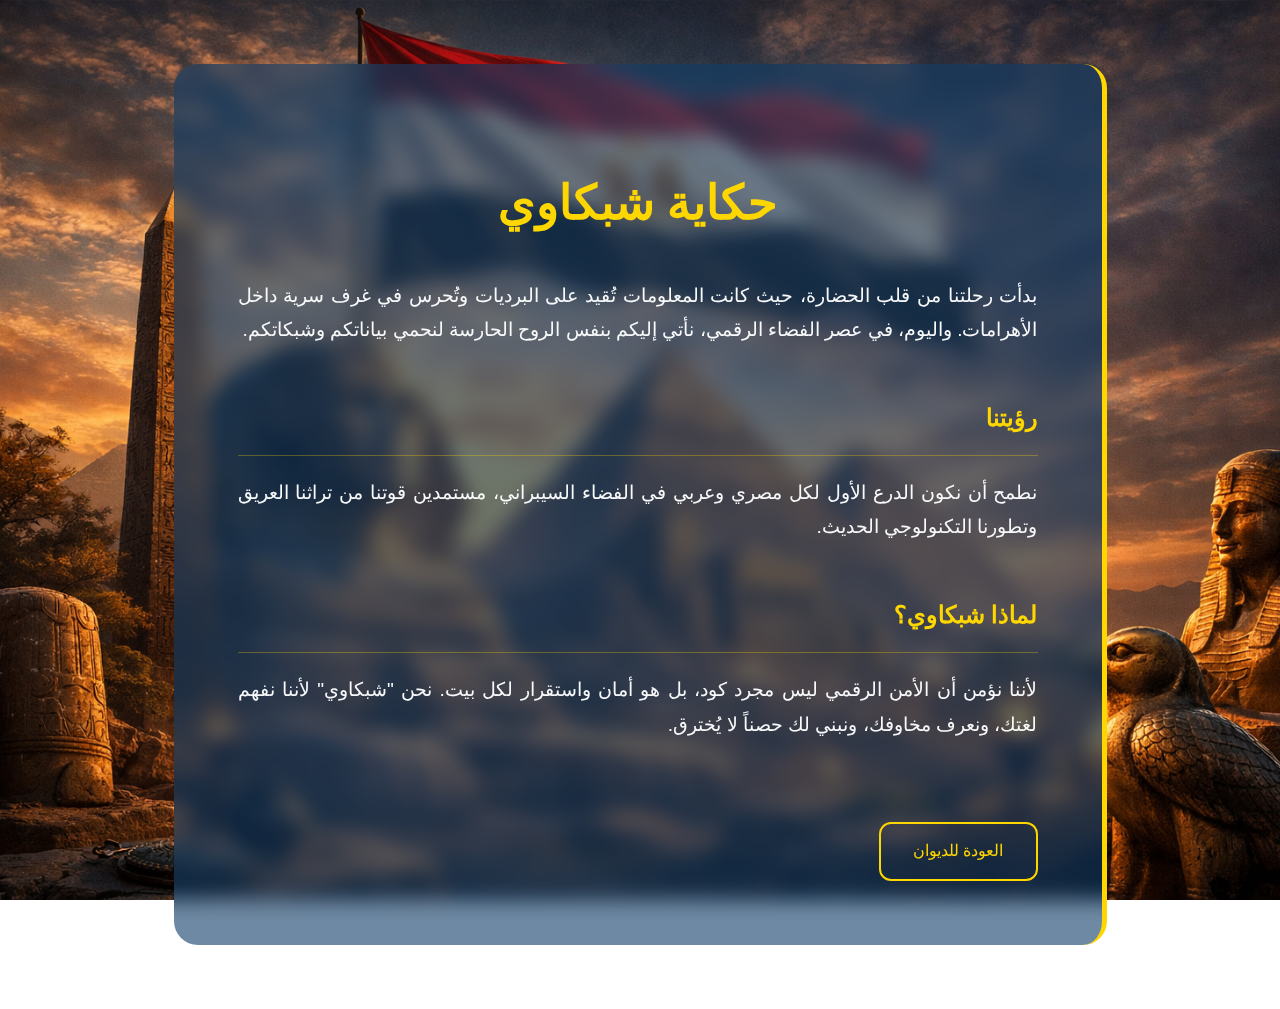
<file: about.html>
<!DOCTYPE html>
<html lang="ar" dir="rtl">

<head>
  <meta charset="UTF-8">
  <meta name="viewport" content="width=device-width, initial-scale=1.0">
  <title>عن شبكاوي | الحكايات القديمة</title>
  <style>
    :root {
      --gold: #FFD700;
      --lapis: #0D3B66;
      --bg: #0A0F1A;
      --text: #F8F9FA;
      --surface-glass: rgba(13, 59, 102, 0.6);
      --radius-lg: 24px;
    }

    @import url('https://fonts.googleapis.com/css2?family=Cinzel:wght@700&family=IBM+Plex+Sans+Arabic:wght@400;700&display=swap');

    body {
      font-family: 'IBM Plex Sans Arabic', sans-serif;
      background-image: url('background.png');
      background-size: cover;
      background-attachment: fixed;
      color: var(--text);
      margin: 0;
      padding: 4rem 2rem;
      line-height: 1.8;
    }

    .content {
      max-width: 800px;
      margin: 0 auto;
      background: var(--surface-glass);
      padding: 4rem;
      border-radius: var(--radius-lg);
      border-right: 5px solid var(--gold);
      backdrop-filter: blur(10px);
    }

    h1 {
      font-family: 'Cinzel', serif;
      color: var(--gold);
      font-size: 3rem;
      margin-bottom: 2rem;
      text-align: center;
    }

    p {
      font-size: 1.2rem;
      margin-bottom: 2rem;
      text-align: justify;
    }

    h2 {
      color: var(--gold);
      border-bottom: 1px solid rgba(255, 215, 0, 0.3);
      padding-bottom: 1rem;
      margin-top: 3rem;
    }

    .home-btn {
      display: inline-block;
      margin-top: 3rem;
      padding: 0.8rem 2rem;
      border: 2px solid var(--gold);
      color: var(--gold);
      text-decoration: none;
      border-radius: 12px;
      transition: 0.3s;
    }

    .home-btn:hover {
      background: var(--gold);
      color: var(--lapis);
    }
  </style>
</head>

<body>
  <div class="content">
    <h1>حكاية شبكاوي</h1>
    <p>بدأت رحلتنا من قلب الحضارة، حيث كانت المعلومات تُقيد على البرديات وتُحرس في غرف سرية داخل الأهرامات. واليوم، في
      عصر الفضاء الرقمي، نأتي إليكم بنفس الروح الحارسة لنحمي بياناتكم وشبكاتكم.</p>

    <h2>رؤيتنا</h2>
    <p>نطمح أن نكون الدرع الأول لكل مصري وعربي في الفضاء السيبراني، مستمدين قوتنا من تراثنا العريق وتطورنا التكنولوجي
      الحديث.</p>

    <h2>لماذا شبكاوي؟</h2>
    <p>لأننا نؤمن أن الأمن الرقمي ليس مجرد كود، بل هو أمان واستقرار لكل بيت. نحن "شبكاوي" لأننا نفهم لغتك، ونعرف مخاوفك،
      ونبني لك حصناً لا يُخترق.</p>

    <a href="index.html" class="home-btn">العودة للديوان</a>
  </div>
</body>

</html>
</file>
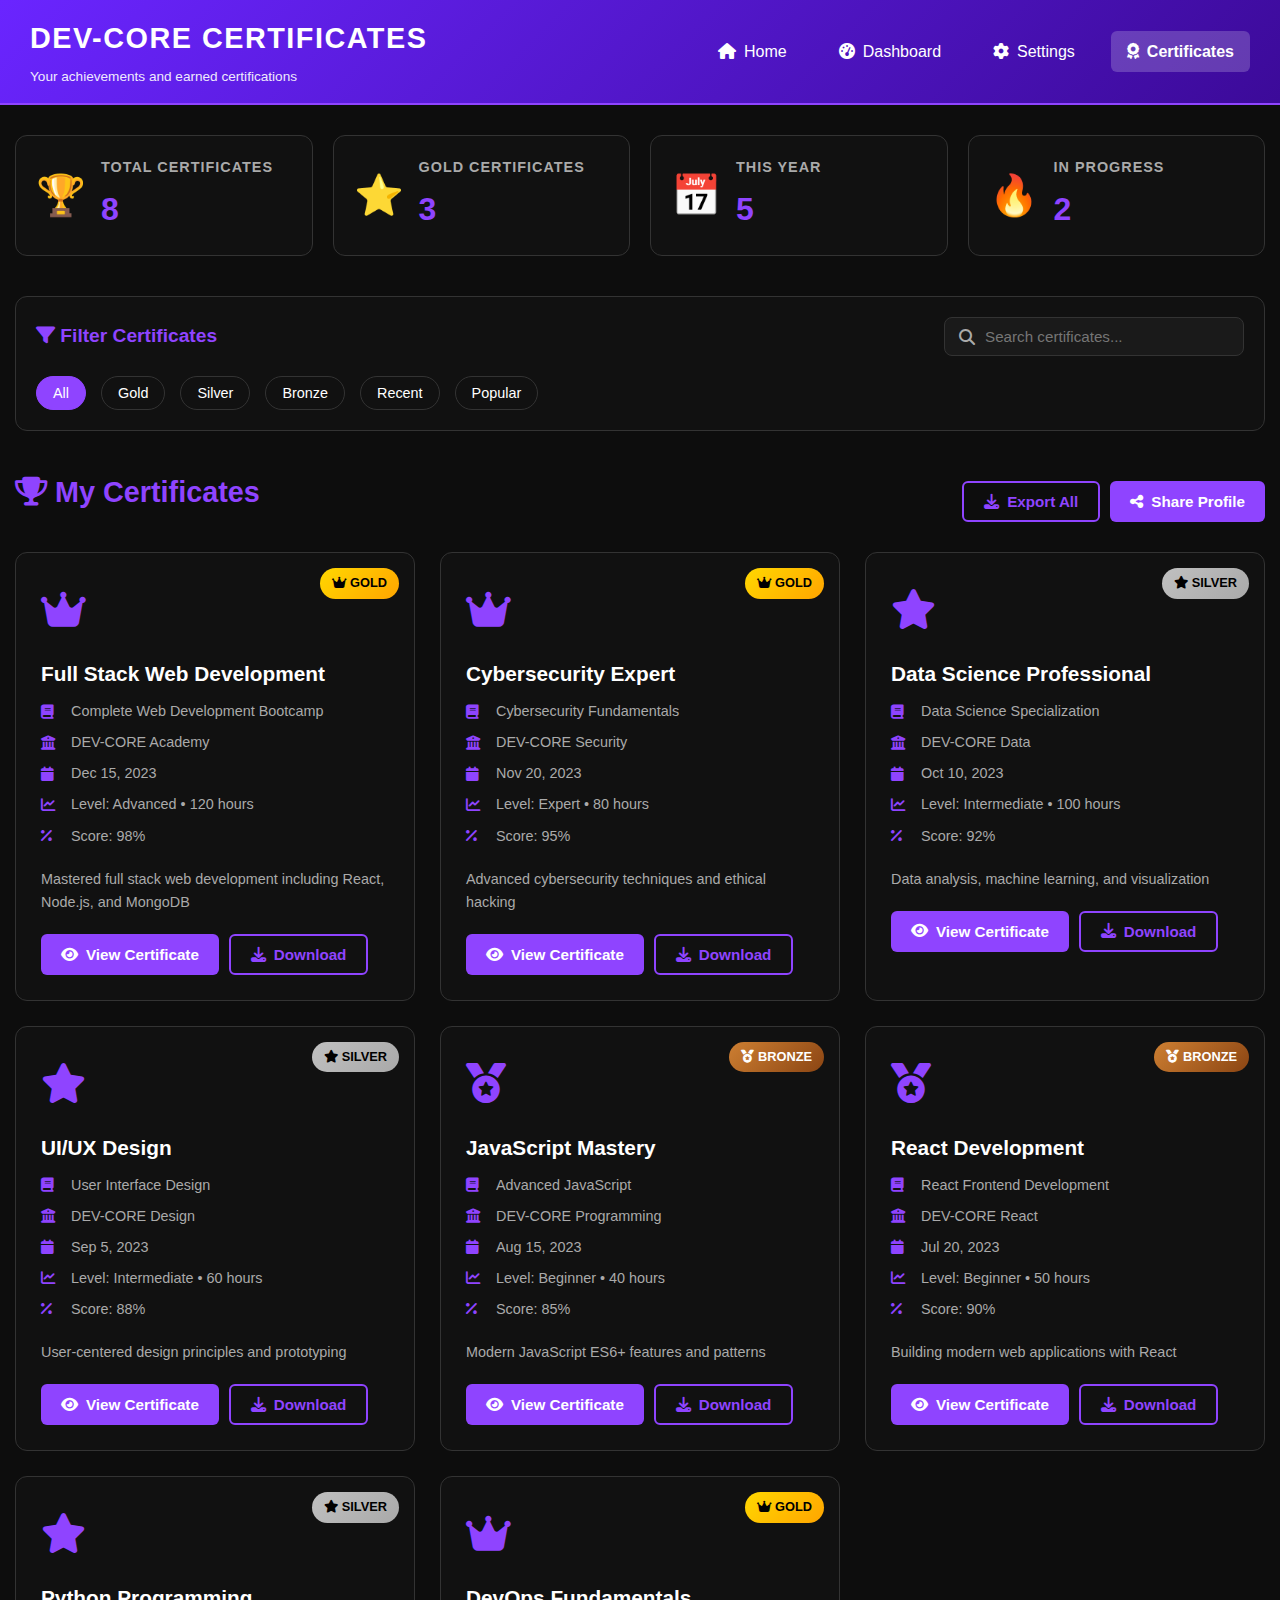
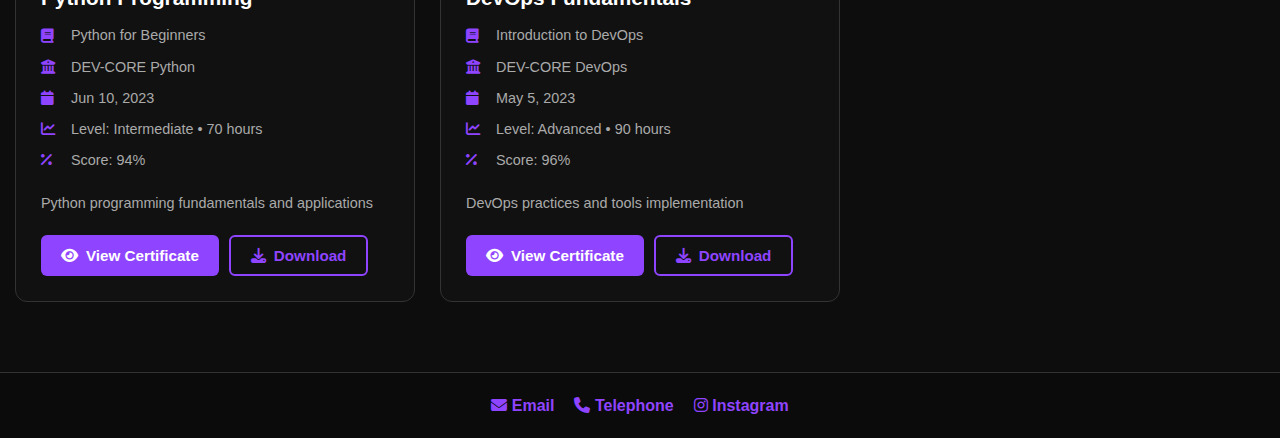
<file: certificate.html>
<!DOCTYPE html>
<html lang="en" data-theme="dark">

<head>
    <meta charset="UTF-8">
    <meta name="viewport" content="width=device-width, initial-scale=1.0">
    <title>Certificates - DEV-CORE</title>
    <link rel="stylesheet" href="https://cdnjs.cloudflare.com/ajax/libs/font-awesome/6.4.0/css/all.min.css">
    <link rel="stylesheet" href="certificates.css">
</head>

<body>
    <header>
        <div class="header-content">
            <h1>DEV-CORE Certificates</h1>
            <p>Your achievements and earned certifications</p>
        </div>

        <!-- Desktop Navigation -->
        <nav class="desktop-nav">
            <a href="index.html"><i class="fas fa-home"></i> Home</a>
            <a href="dashboard.html"><i class="fas fa-tachometer-alt"></i> Dashboard</a>
            <a href="settings.html"><i class="fas fa-cog"></i> Settings</a>
            <a href="certificates.html" class="active"><i class="fas fa-award"></i> Certificates</a>
        </nav>

        <!-- Mobile Menu Toggle -->
        <button class="menu-toggle" id="menuToggle">
            <i class="fas fa-bars"></i>
        </button>
    </header>

    <!-- Mobile Slide Menu -->
    <nav class="slide-menu" id="slideMenu">
        <button class="close-btn" id="closeMenu">
            <i class="fas fa-times"></i>
        </button>
        <a href="index.html"><i class="fas fa-home"></i> Home</a>
        <a href="dashboard.html"><i class="fas fa-tachometer-alt"></i> Dashboard</a>
        <a href="settings.html"><i class="fas fa-cog"></i> Settings</a>
        <a href="certificates.html" class="active"><i class="fas fa-award"></i> Certificates</a>
    </nav>

    <div class="menu-overlay" id="menuOverlay"></div>

    <div class="container">
        <!-- Stats Section -->
        <div class="certificates-stats">
            <div class="stat-card">
                <div class="stat-icon">🏆</div>
                <div class="stat-info">
                    <h3>Total Certificates</h3>
                    <p class="stat-number">8</p>
                </div>
            </div>
            <div class="stat-card">
                <div class="stat-icon">⭐</div>
                <div class="stat-info">
                    <h3>Gold Certificates</h3>
                    <p class="stat-number">3</p>
                </div>
            </div>
            <div class="stat-card">
                <div class="stat-icon">📅</div>
                <div class="stat-info">
                    <h3>This Year</h3>
                    <p class="stat-number">5</p>
                </div>
            </div>
            <div class="stat-card">
                <div class="stat-icon">🔥</div>
                <div class="stat-info">
                    <h3>In Progress</h3>
                    <p class="stat-number">2</p>
                </div>
            </div>
        </div>

        <!-- Filters Section -->
        <div class="certificate-filters">
            <div class="filters-header">
                <h3><i class="fas fa-filter"></i> Filter Certificates</h3>
                <div class="search-box">
                    <i class="fas fa-search"></i>
                    <input type="text" id="searchCertificates" placeholder="Search certificates...">
                </div>
            </div>
            <div class="filter-options">
                <button class="filter-btn active" data-filter="all">All</button>
                <button class="filter-btn" data-filter="gold">Gold</button>
                <button class="filter-btn" data-filter="silver">Silver</button>
                <button class="filter-btn" data-filter="bronze">Bronze</button>
                <button class="filter-btn" data-filter="recent">Recent</button>
                <button class="filter-btn" data-filter="popular">Popular</button>
            </div>
        </div>

        <!-- Certificates Grid -->
        <div class="certificates-header">
            <h2><i class="fas fa-trophy"></i> My Certificates</h2>
            <div class="certificate-actions">
                <button class="btn btn-secondary" id="exportAll">
                    <i class="fas fa-download"></i> Export All
                </button>
                <button class="btn btn-primary" id="shareProfile">
                    <i class="fas fa-share-alt"></i> Share Profile
                </button>
            </div>
        </div>

        <div class="certificates-grid" id="certificatesGrid">
            <!-- Certificate cards will be generated by JavaScript -->
        </div>

        <!-- Empty State (hidden by default) -->
        <div class="empty-state" id="emptyState" style="display: none;">
            <i class="fas fa-trophy"></i>
            <h3>No Certificates Yet</h3>
            <p>Start your learning journey and earn your first certificate! Complete courses and projects to get certified.</p>
            <a href="courses.html" class="btn btn-primary">
                <i class="fas fa-graduation-cap"></i> Browse Courses
            </a>
        </div>
    </div>

    <!-- Certificate Modal -->
    <div class="certificate-modal" id="certificateModal">
        <div class="modal-content">
            <div class="modal-header">
                <h3>Certificate Details</h3>
                <button class="close-modal" id="closeModal">
                    <i class="fas fa-times"></i>
                </button>
            </div>
            <div class="modal-body">
                <div class="certificate-preview" id="certificatePreview">
                    <!-- Certificate content will be generated by JavaScript -->
                </div>
                <div class="modal-actions">
                    <button class="btn btn-primary" id="downloadCertificate">
                        <i class="fas fa-download"></i> Download PDF
                    </button>
                    <button class="btn btn-success" id="shareCertificate">
                        <i class="fas fa-share-alt"></i> Share Certificate
                    </button>
                    <button class="btn btn-secondary" onclick="window.print()">
                        <i class="fas fa-print"></i> Print Certificate
                    </button>
                </div>
            </div>
        </div>
    </div>

    <footer>
        <ul>
            <li><a href="mailto:devcore.communicate@gmail.com"><i class="fas fa-envelope"></i> Email</a></li>
            <li><a href="tel:+966359797419"><i class="fas fa-phone"></i> Telephone</a></li>
            <li><a href="https://www.instagram.com/dev.core.egy" target="_blank"><i class="fab fa-instagram"></i> Instagram</a></li>
        </ul>
    </footer>

    <script>
        // ===== GLOBAL STATE =====
        const state = {
            theme: localStorage.getItem('theme') || 'dark',
            certificates: [
                {
                    id: 1,
                    title: "Full Stack Web Development",
                    course: "Complete Web Development Bootcamp",
                    issuer: "DEV-CORE Academy",
                    date: "Dec 15, 2023",
                    type: "gold",
                    level: "Advanced",
                    hours: 120,
                    score: 98,
                    description: "Mastered full stack web development including React, Node.js, and MongoDB"
                },
                {
                    id: 2,
                    title: "Cybersecurity Expert",
                    course: "Cybersecurity Fundamentals",
                    issuer: "DEV-CORE Security",
                    date: "Nov 20, 2023",
                    type: "gold",
                    level: "Expert",
                    hours: 80,
                    score: 95,
                    description: "Advanced cybersecurity techniques and ethical hacking"
                },
                {
                    id: 3,
                    title: "Data Science Professional",
                    course: "Data Science Specialization",
                    issuer: "DEV-CORE Data",
                    date: "Oct 10, 2023",
                    type: "silver",
                    level: "Intermediate",
                    hours: 100,
                    score: 92,
                    description: "Data analysis, machine learning, and visualization"
                },
                {
                    id: 4,
                    title: "UI/UX Design",
                    course: "User Interface Design",
                    issuer: "DEV-CORE Design",
                    date: "Sep 5, 2023",
                    type: "silver",
                    level: "Intermediate",
                    hours: 60,
                    score: 88,
                    description: "User-centered design principles and prototyping"
                },
                {
                    id: 5,
                    title: "JavaScript Mastery",
                    course: "Advanced JavaScript",
                    issuer: "DEV-CORE Programming",
                    date: "Aug 15, 2023",
                    type: "bronze",
                    level: "Beginner",
                    hours: 40,
                    score: 85,
                    description: "Modern JavaScript ES6+ features and patterns"
                },
                {
                    id: 6,
                    title: "React Development",
                    course: "React Frontend Development",
                    issuer: "DEV-CORE React",
                    date: "Jul 20, 2023",
                    type: "bronze",
                    level: "Beginner",
                    hours: 50,
                    score: 90,
                    description: "Building modern web applications with React"
                },
                {
                    id: 7,
                    title: "Python Programming",
                    course: "Python for Beginners",
                    issuer: "DEV-CORE Python",
                    date: "Jun 10, 2023",
                    type: "silver",
                    level: "Intermediate",
                    hours: 70,
                    score: 94,
                    description: "Python programming fundamentals and applications"
                },
                {
                    id: 8,
                    title: "DevOps Fundamentals",
                    course: "Introduction to DevOps",
                    issuer: "DEV-CORE DevOps",
                    date: "May 5, 2023",
                    type: "gold",
                    level: "Advanced",
                    hours: 90,
                    score: 96,
                    description: "DevOps practices and tools implementation"
                }
            ],
            filteredCertificates: [],
            currentFilter: 'all'
        };

        // ===== DOM ELEMENTS =====
        const menuToggle = document.getElementById('menuToggle');
        const slideMenu = document.getElementById('slideMenu');
        const closeMenu = document.getElementById('closeMenu');
        const menuOverlay = document.getElementById('menuOverlay');
        const certificatesGrid = document.getElementById('certificatesGrid');
        const emptyState = document.getElementById('emptyState');
        const searchInput = document.getElementById('searchCertificates');
        const filterButtons = document.querySelectorAll('.filter-btn');
        const certificateModal = document.getElementById('certificateModal');
        const closeModal = document.getElementById('closeModal');
        const certificatePreview = document.getElementById('certificatePreview');
        const exportAllBtn = document.getElementById('exportAll');
        const shareProfileBtn = document.getElementById('shareProfile');

        // ===== INITIALIZE =====
        document.addEventListener('DOMContentLoaded', () => {
            // Apply theme
            applyTheme(state.theme);
            
            // Load certificates
            renderCertificates(state.certificates);
            state.filteredCertificates = [...state.certificates];
            
            // Initialize filters
            initializeFilters();
            
            // Initialize mobile menu
            initializeMobileMenu();
            
            // Initialize modal
            initializeModal();
            
            // Initialize search
            initializeSearch();
            
            // Initialize buttons
            initializeButtons();
        });

        // ===== THEME MANAGEMENT =====
        function applyTheme(theme) {
            document.documentElement.setAttribute('data-theme', theme);
            localStorage.setItem('theme', theme);
        }

        // ===== MOBILE MENU FUNCTIONS =====
        function initializeMobileMenu() {
            menuToggle.addEventListener('click', openMobileMenu);
            closeMenu.addEventListener('click', closeMobileMenu);
            menuOverlay.addEventListener('click', closeMobileMenu);
            
            // Close on escape key
            document.addEventListener('keydown', (e) => {
                if (e.key === 'Escape') closeMobileMenu();
            });
            
            // Close on resize
            window.addEventListener('resize', () => {
                if (window.innerWidth > 768) closeMobileMenu();
            });
        }

        function openMobileMenu() {
            slideMenu.classList.add('active');
            menuOverlay.classList.add('active');
            document.body.style.overflow = 'hidden';
        }

        function closeMobileMenu() {
            slideMenu.classList.remove('active');
            menuOverlay.classList.remove('active');
            document.body.style.overflow = 'auto';
        }

        // ===== CERTIFICATES RENDERING =====
        function renderCertificates(certificates) {
            certificatesGrid.innerHTML = '';
            
            if (certificates.length === 0) {
                emptyState.style.display = 'block';
                return;
            }
            
            emptyState.style.display = 'none';
            
            certificates.forEach((cert, index) => {
                const card = createCertificateCard(cert, index);
                certificatesGrid.appendChild(card);
            });
        }

        function createCertificateCard(cert, index) {
            const card = document.createElement('div');
            card.className = 'certificate-card';
            card.style.animationDelay = `${index * 0.1}s`;
            card.dataset.id = cert.id;
            
            const typeIcon = {
                gold: 'crown',
                silver: 'star',
                bronze: 'medal'
            }[cert.type] || 'award';
            
            const typeColors = {
                gold: 'linear-gradient(135deg, #ffd700, #ffa500)',
                silver: 'linear-gradient(135deg, #c0c0c0, #a9a9a9)',
                bronze: 'linear-gradient(135deg, #cd7f32, #8b4513)'
            };
            
            card.innerHTML = `
                <div class="certificate-badge ${cert.type}" style="background: ${typeColors[cert.type]}">
                    <i class="fas fa-${typeIcon}"></i> ${cert.type.toUpperCase()}
                </div>
                <div class="certificate-icon">
                    <i class="fas fa-${typeIcon}"></i>
                </div>
                <h3 class="certificate-title">${cert.title}</h3>
                <div class="certificate-details">
                    <div class="detail-item">
                        <i class="fas fa-book"></i>
                        <span>${cert.course}</span>
                    </div>
                    <div class="detail-item">
                        <i class="fas fa-university"></i>
                        <span>${cert.issuer}</span>
                    </div>
                    <div class="detail-item">
                        <i class="fas fa-calendar"></i>
                        <span>${cert.date}</span>
                    </div>
                    <div class="detail-item">
                        <i class="fas fa-chart-line"></i>
                        <span>Level: ${cert.level} • ${cert.hours} hours</span>
                    </div>
                    <div class="detail-item">
                        <i class="fas fa-percentage"></i>
                        <span>Score: ${cert.score}%</span>
                    </div>
                </div>
                <p style="color: var(--text-secondary); font-size: 0.9rem; margin: 15px 0;">
                    ${cert.description}
                </p>
                <div class="certificate-actions">
                    <button class="btn btn-primary view-certificate" data-id="${cert.id}">
                        <i class="fas fa-eye"></i> View Certificate
                    </button>
                    <button class="btn btn-secondary download-certificate" data-id="${cert.id}">
                        <i class="fas fa-download"></i> Download
                    </button>
                </div>
            `;
            
            return card;
        }

        // ===== FILTERS =====
        function initializeFilters() {
            filterButtons.forEach(button => {
                button.addEventListener('click', () => {
                    // Update active button
                    filterButtons.forEach(btn => btn.classList.remove('active'));
                    button.classList.add('active');
                    
                    // Apply filter
                    state.currentFilter = button.dataset.filter;
                    applyFilters();
                });
            });
        }

        function applyFilters() {
            let filtered = [...state.certificates];
            
            // Apply type filter
            if (state.currentFilter !== 'all') {
                if (['gold', 'silver', 'bronze'].includes(state.currentFilter)) {
                    filtered = filtered.filter(cert => cert.type === state.currentFilter);
                } else if (state.currentFilter === 'recent') {
                    filtered.sort((a, b) => new Date(b.date) - new Date(a.date));
                } else if (state.currentFilter === 'popular') {
                    filtered.sort((a, b) => b.score - a.score);
                }
            }
            
            // Apply search filter
            if (searchInput.value.trim()) {
                const searchTerm = searchInput.value.toLowerCase();
                filtered = filtered.filter(cert =>
                    cert.title.toLowerCase().includes(searchTerm) ||
                    cert.course.toLowerCase().includes(searchTerm) ||
                    cert.description.toLowerCase().includes(searchTerm)
                );
            }
            
            state.filteredCertificates = filtered;
            renderCertificates(filtered);
        }

        // ===== SEARCH FUNCTIONALITY =====
        function initializeSearch() {
            searchInput.addEventListener('input', () => {
                clearTimeout(searchInput.timeout);
                searchInput.timeout = setTimeout(() => {
                    applyFilters();
                }, 300);
            });
        }

        // ===== MODAL FUNCTIONS =====
        function initializeModal() {
            closeModal.addEventListener('click', () => {
                certificateModal.style.display = 'none';
            });
            
            // Close modal on overlay click
            certificateModal.addEventListener('click', (e) => {
                if (e.target === certificateModal) {
                    certificateModal.style.display = 'none';
                }
            });
            
            // Close on escape key
            document.addEventListener('keydown', (e) => {
                if (e.key === 'Escape') {
                    certificateModal.style.display = 'none';
                }
            });
            
            // View certificate button handlers
            document.addEventListener('click', (e) => {
                if (e.target.classList.contains('view-certificate') || 
                    e.target.closest('.view-certificate')) {
                    const button = e.target.classList.contains('view-certificate') ? 
                        e.target : e.target.closest('.view-certificate');
                    const certId = parseInt(button.dataset.id);
                    openCertificateModal(certId);
                }
                
                if (e.target.classList.contains('download-certificate') || 
                    e.target.closest('.download-certificate')) {
                    const button = e.target.classList.contains('download-certificate') ? 
                        e.target : e.target.closest('.download-certificate');
                    const certId = parseInt(button.dataset.id);
                    downloadCertificate(certId);
                }
            });
        }

        function openCertificateModal(certId) {
            const certificate = state.certificates.find(c => c.id === certId);
            if (!certificate) return;
            
            // Generate certificate preview
            certificatePreview.innerHTML = `
                <div class="certificate-logo">
                    <i class="fas fa-award"></i>
                </div>
                <h2 style="color: var(--certificate-gold); margin: 20px 0;">CERTIFICATE OF ACHIEVEMENT</h2>
                <div style="border-bottom: 2px solid var(--primary-color); width: 200px; margin: 20px auto;"></div>
                <h3 class="certificate-award">${certificate.title}</h3>
                <p class="certificate-course">${certificate.course}</p>
                <div style="margin: 30px 0;">
                    <h4 class="certificate-holder">John Doe</h4>
                    <p style="color: var(--text-secondary);">has successfully completed</p>
                </div>
                <div style="background: rgba(143, 68, 255, 0.1); padding: 20px; border-radius: 8px; margin: 20px 0;">
                    <p>${certificate.description}</p>
                </div>
                <div style="display: grid; grid-template-columns: repeat(auto-fit, minmax(150px, 1fr)); gap: 15px; margin: 20px 0;">
                    <div style="text-align: center;">
                        <div style="font-size: 1.2rem; font-weight: bold; color: var(--primary-color);">${certificate.score}%</div>
                        <div style="color: var(--text-secondary); font-size: 0.9rem;">Final Score</div>
                    </div>
                    <div style="text-align: center;">
                        <div style="font-size: 1.2rem; font-weight: bold; color: var(--primary-color);">${certificate.hours}</div>
                        <div style="color: var(--text-secondary); font-size: 0.9rem;">Hours</div>
                    </div>
                    <div style="text-align: center;">
                        <div style="font-size: 1.2rem; font-weight: bold; color: var(--primary-color);">${certificate.level}</div>
                        <div style="color: var(--text-secondary); font-size: 0.9rem;">Level</div>
                    </div>
                </div>
                <p class="certificate-date">Issued on ${certificate.date}</p>
                <div style="margin-top: 30px; display: flex; justify-content: space-between; align-items: center;">
                    <div style="text-align: center;">
                        <div style="border-top: 1px solid var(--primary-color); padding-top: 10px; width: 150px;">
                            <div style="font-weight: bold;">Jane Smith</div>
                            <div style="color: var(--text-secondary); font-size: 0.9rem;">Director, DEV-CORE</div>
                        </div>
                    </div>
                    <div style="font-size: 3rem; color: var(--primary-color);">
                        <i class="fas fa-stamp"></i>
                    </div>
                    <div style="text-align: center;">
                        <div style="border-top: 1px solid var(--primary-color); padding-top: 10px; width: 150px;">
                            <div style="font-weight: bold;">${certificate.issuer}</div>
                            <div style="color: var(--text-secondary); font-size: 0.9rem;">Certificate ID: DC-${certificate.id.toString().padStart(4, '0')}</div>
                        </div>
                    </div>
                </div>
            `;
            
            // Set up download button
            const downloadBtn = document.getElementById('downloadCertificate');
            downloadBtn.onclick = () => downloadCertificate(certId);
            
            // Set up share button
            const shareBtn = document.getElementById('shareCertificate');
            shareBtn.onclick = () => shareCertificate(certificate);
            
            // Show modal
            certificateModal.style.display = 'flex';
        }

        // ===== DOWNLOAD FUNCTION =====
        function downloadCertificate(certId) {
            const certificate = state.certificates.find(c => c.id === certId);
            if (!certificate) return;
            
            // In a real app, this would download an actual PDF
            // For demo, we'll show a success message
            showNotification(`Downloading ${certificate.title} certificate...`, 'success');
            
            // Simulate download
            setTimeout(() => {
                showNotification('Certificate downloaded successfully!', 'success');
            }, 1000);
        }

        // ===== SHARE FUNCTION =====
        function shareCertificate(certificate) {
            const shareText = `Check out my ${certificate.title} certificate from DEV-CORE! Score: ${certificate.score}%`;
            const shareUrl = window.location.href;
            
            if (navigator.share) {
                navigator.share({
                    title: certificate.title,
                    text: shareText,
                    url: shareUrl
                });
            } else {
                // Fallback for desktop
                navigator.clipboard.writeText(`${shareText} ${shareUrl}`);
                showNotification('Certificate link copied to clipboard!', 'success');
            }
        }

        // ===== BUTTONS INITIALIZATION =====
        function initializeButtons() {
            // Export All button
            exportAllBtn.addEventListener('click', () => {
                showNotification('Preparing all certificates for download...', 'success');
                setTimeout(() => {
                    showNotification('All certificates exported successfully!', 'success');
                }, 2000);
            });
            
            // Share Profile button
            shareProfileBtn.addEventListener('click', () => {
                const profileText = "Check out my DEV-CORE certificates portfolio!";
                const profileUrl = window.location.href;
                
                if (navigator.share) {
                    navigator.share({
                        title: 'My DEV-CORE Certificates',
                        text: profileText,
                        url: profileUrl
                    });
                } else {
                    navigator.clipboard.writeText(`${profileText} ${profileUrl}`);
                    showNotification('Profile link copied to clipboard!', 'success');
                }
            });
        }

        // ===== NOTIFICATION SYSTEM =====
        function showNotification(message, type = 'success') {
            // Remove existing notification
            const existingNotification = document.querySelector('.notification');
            if (existingNotification) {
                existingNotification.remove();
            }
            
            // Create notification
            const notification = document.createElement('div');
            notification.className = 'notification';
            notification.style.cssText = `
                position: fixed;
                top: 20px;
                right: 20px;
                background: ${type === 'success' ? 'var(--success-color)' : 'var(--primary-color)'};
                color: ${type === 'success' ? '#000' : '#fff'};
                padding: 15px 25px;
                border-radius: 8px;
                display: flex;
                align-items: center;
                gap: 10px;
                z-index: 10000;
                animation: slideIn 0.3s ease;
                box-shadow: 0 4px 15px rgba(0,0,0,0.2);
                max-width: 300px;
            `;
            
            notification.innerHTML = `
                <i class="fas fa-${type === 'success' ? 'check-circle' : 'info-circle'}"></i>
                <span>${message}</span>
                <button onclick="this.parentElement.remove()" style="background:none;border:none;color:inherit;cursor:pointer;margin-left:10px;">
                    <i class="fas fa-times"></i>
                </button>
            `;
            
            document.body.appendChild(notification);
            
            // Auto remove after 3 seconds
            setTimeout(() => {
                if (notification.parentNode) {
                    notification.style.animation = 'slideOut 0.3s ease';
                    setTimeout(() => notification.remove(), 300);
                }
            }, 3000);
            
            // Add animation styles if not present
            if (!document.querySelector('#notification-animations')) {
                const style = document.createElement('style');
                style.id = 'notification-animations';
                style.textContent = `
                    @keyframes slideIn {
                        from { transform: translateX(100%); opacity: 0; }
                        to { transform: translateX(0); opacity: 1; }
                    }
                    @keyframes slideOut {
                        from { transform: translateX(0); opacity: 1; }
                        to { transform: translateX(100%); opacity: 0; }
                    }
                `;
                document.head.appendChild(style);
            }
        }
    </script>
</body>
</html>
</file>
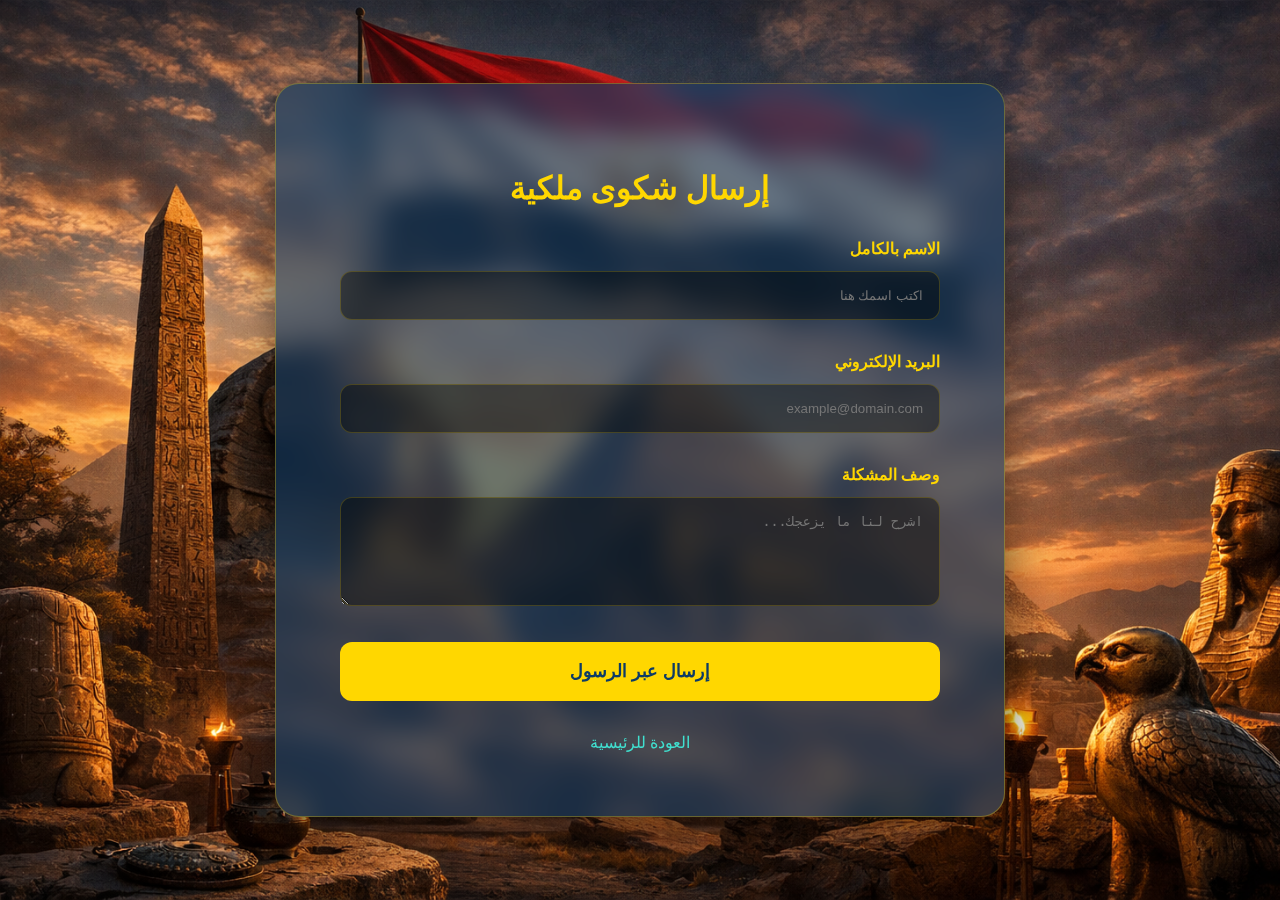
<file: complaint.html>
<!DOCTYPE html>
<html lang="ar" dir="rtl">

<head>
  <meta charset="UTF-8">
  <meta name="viewport" content="width=device-width, initial-scale=1.0">
  <title>بوابة الشكاوى | شبكاوي</title>
  <style>
    :root {
      --gold: #FFD700;
      --lapis: #0D3B66;
      --bg: #0A0F1A;
      --text: #F8F9FA;
      --surface-glass: rgba(13, 59, 102, 0.6);
      --radius-lg: 24px;
      --radius-md: 12px;
    }

    @import url('https://fonts.googleapis.com/css2?family=Cinzel:wght@700&family=IBM+Plex+Sans+Arabic:wght@400;700&display=swap');

    body {
      font-family: 'IBM Plex Sans Arabic', sans-serif;
      background-image: url('background.png');
      background-size: cover;
      background-attachment: fixed;
      color: var(--text);
      margin: 0;
      display: flex;
      align-items: center;
      justify-content: center;
      min-height: 100vh;
    }

    .form-container {
      background: var(--surface-glass);
      padding: 4rem;
      border-radius: var(--radius-lg);
      border: 1px solid rgba(255, 215, 0, 0.3);
      backdrop-filter: blur(15px);
      width: 100%;
      max-width: 600px;
      box-shadow: 0 20px 50px rgba(0, 0, 0, 0.6);
    }

    h1 {
      font-family: 'Cinzel', serif;
      color: var(--gold);
      text-align: center;
      margin-bottom: 2rem;
    }

    label {
      display: block;
      margin-bottom: 0.8rem;
      font-weight: 700;
      color: var(--gold);
    }

    input,
    textarea {
      width: 100%;
      padding: 1rem;
      margin-bottom: 2rem;
      background: rgba(0, 0, 0, 0.4);
      border: 1px solid rgba(255, 215, 0, 0.2);
      border-radius: var(--radius-md);
      color: white;
      outline: none;
      box-sizing: border-box;
    }

    input:focus,
    textarea:focus {
      border-color: var(--gold);
    }

    button {
      width: 100%;
      padding: 1.2rem;
      background: var(--gold);
      color: var(--lapis);
      border: none;
      border-radius: var(--radius-md);
      font-weight: 900;
      font-size: 1.1rem;
      cursor: pointer;
      transition: 0.3s;
    }

    button:hover {
      transform: translateY(-3px);
      box-shadow: 0 10px 20px rgba(255, 215, 0, 0.3);
    }

    .home-link {
      display: block;
      text-align: center;
      margin-top: 2rem;
      color: #40E0D0;
      text-decoration: none;
    }
  </style>
</head>

<body>
  <div class="form-container">
    <h1>إرسال شكوى ملكية</h1>
    <form>
      <label>الاسم بالكامل</label>
      <input type="text" placeholder="اكتب اسمك هنا">

      <label>البريد الإلكتروني</label>
      <input type="email" placeholder="example@domain.com">

      <label>وصف المشكلة</label>
      <textarea rows="5" placeholder="اشرح لنا ما يزعجك..."></textarea>

      <button type="submit">إرسال عبر الرسول</button>
    </form>
    <a href="index.html" class="home-link">العودة للرئيسية</a>
  </div>
</body>

</html>
</file>
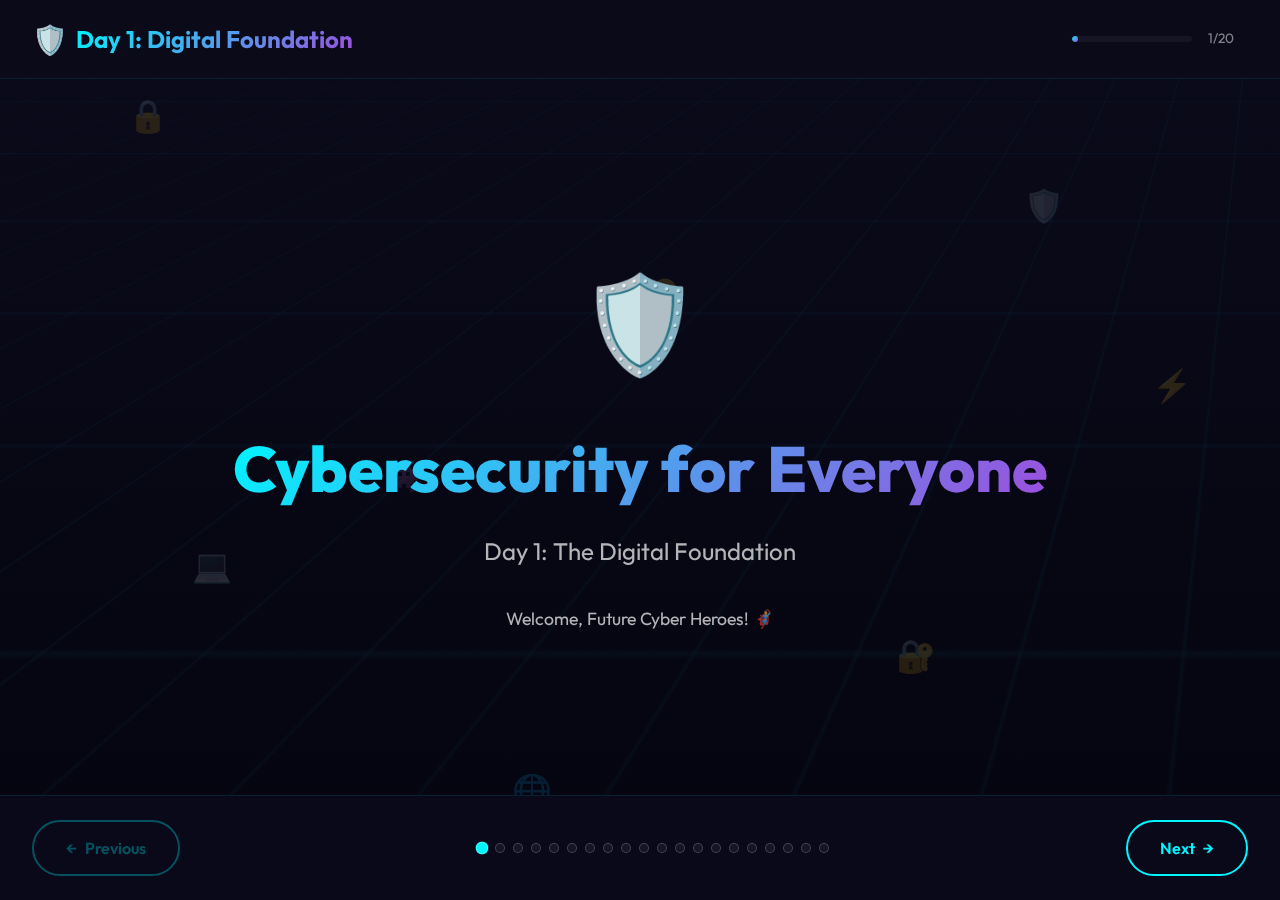
<file: cybersecinteractive.html>
<!DOCTYPE html>
<html lang="en">
<head>
    <meta charset="UTF-8">
    <meta name="viewport" content="width=device-width, initial-scale=1.0">
    <meta name="description" content="Cybersecurity Day 1 - The Digital Foundation">
    <title>Day 1: The Digital Foundation</title>
    <link rel="preconnect" href="https://fonts.googleapis.com">
    <link rel="preconnect" href="https://fonts.gstatic.com" crossorigin>
    <link href="https://fonts.googleapis.com/css2?family=Outfit:wght@300;400;500;600;700;800&display=swap" rel="stylesheet">
    <link rel="stylesheet" href="cybersecinteractive.css">
</head>
<body>
    <!-- Animated Background -->
    <div class="bg-animation">
        <div class="cyber-grid"></div>
        <div class="floating-icons">
            <span class="float-icon">🔒</span>
            <span class="float-icon">🛡️</span>
            <span class="float-icon">💻</span>
            <span class="float-icon">🔐</span>
            <span class="float-icon">⚡</span>
            <span class="float-icon">🌐</span>
            <span class="float-icon">🔑</span>
            <span class="float-icon">👾</span>
        </div>
    </div>

    <!-- Navigation -->
    <nav class="main-nav">
        <div class="nav-logo">
            <span class="logo-icon">🛡️</span>
            <span class="logo-text">Day 1: Digital Foundation</span>
        </div>
        <!-- Day Tabs Removed for Isolation -->
        <div class="progress-container">
            <div class="progress-bar">
                <div class="progress-fill" id="progressFill"></div>
            </div>
            <span class="progress-text" id="progressText">1/11</span>
        </div>
    </nav>

    <!-- Main Presentation Container -->
    <main class="presentation-container" id="presentationContainer">
        <!-- Slides will be injected here by JavaScript -->
    </main>

    <!-- Navigation Controls -->
    <div class="slide-controls">
        <button class="control-btn prev-btn" id="prevBtn">
            <span class="btn-icon">←</span>
            <span class="btn-text">Previous</span>
        </button>
        <div class="slide-dots" id="slideDots"></div>
        <button class="control-btn next-btn" id="nextBtn">
            <span class="btn-text">Next</span>
            <span class="btn-icon">→</span>
        </button>
    </div>

    <!-- Activity Modal -->
    <div class="activity-modal" id="activityModal">
        <div class="modal-content">
            <div class="modal-header">
                <h3 id="modalTitle">Activity</h3>
                <button class="close-modal" id="closeModal">×</button>
            </div>
            <div class="modal-body" id="modalBody"></div>
        </div>
    </div>

    <!-- Confetti Container -->
    <div class="confetti-container" id="confettiContainer"></div>

    <script src="cybersecinteractive.js"></script>
</body>
</html>
</file>
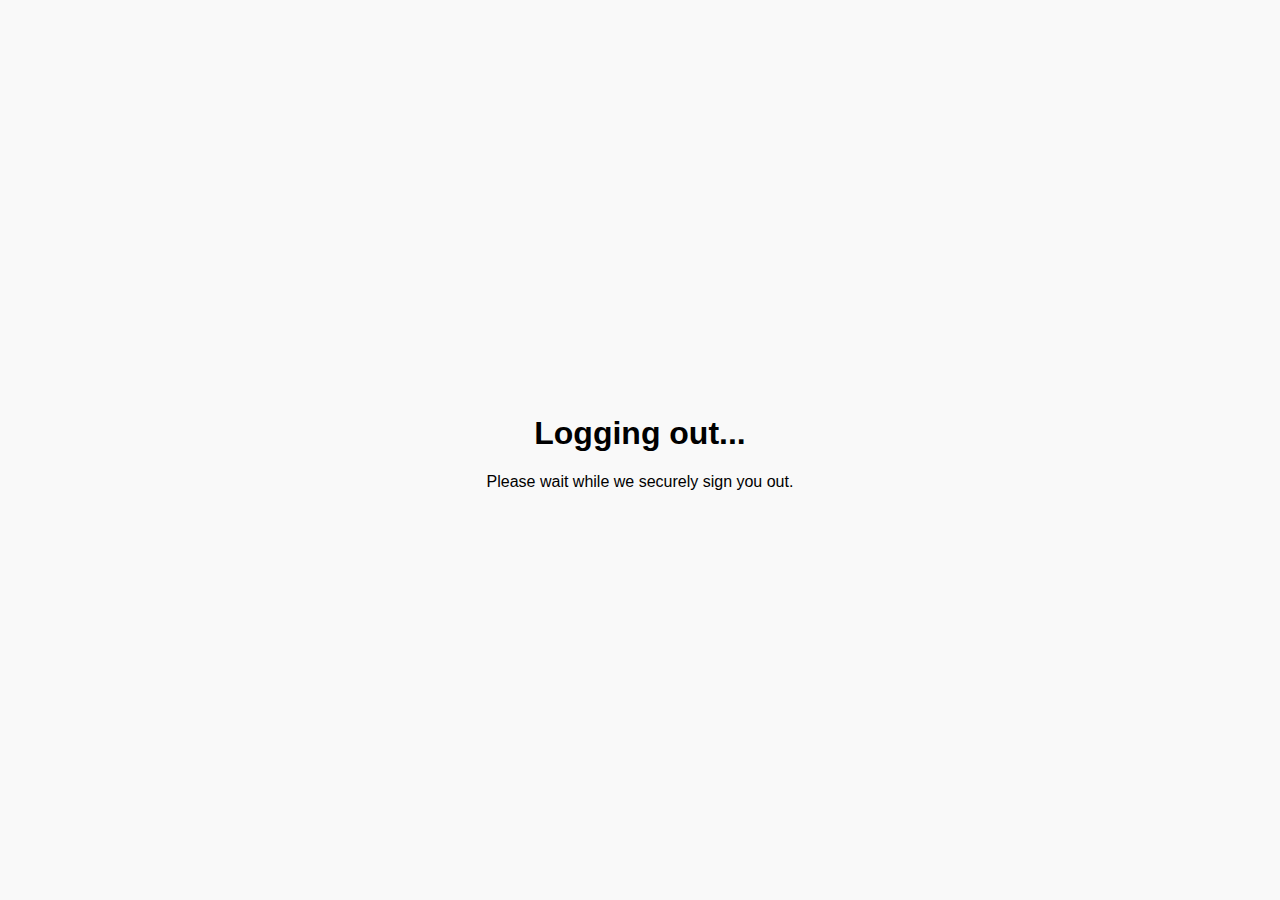
<file: logout.html>
<!DOCTYPE html>
<html lang="en">

<head>
  <meta charset="UTF-8">
  <meta name="viewport" content="width=device-width, initial-scale=1.0">
  <title>Logging Out</title>
  <style>
    body {
      font-family: -apple-system, BlinkMacSystemFont, "Segoe UI", Roboto, Helvetica, Arial, sans-serif;
      display: flex;
      justify-content: center;
      align-items: center;
      height: 100vh;
      margin: 0;
      background-color: #f9f9f9;
    }

    .message {
      text-align: center;
    }
  </style>
</head>

<body>
  <div class="message">
    <h1>Logging out...</h1>
    <p>Please wait while we securely sign you out.</p>
  </div>

  <script>
    // Clear authentication tokens and session data
    localStorage.clear();
    sessionStorage.clear();

    // Redirect to the login page
    setTimeout(() => {
      window.location.href = 'login.html';
    }, 1000);
  </script>
</body>

</html>
</file>
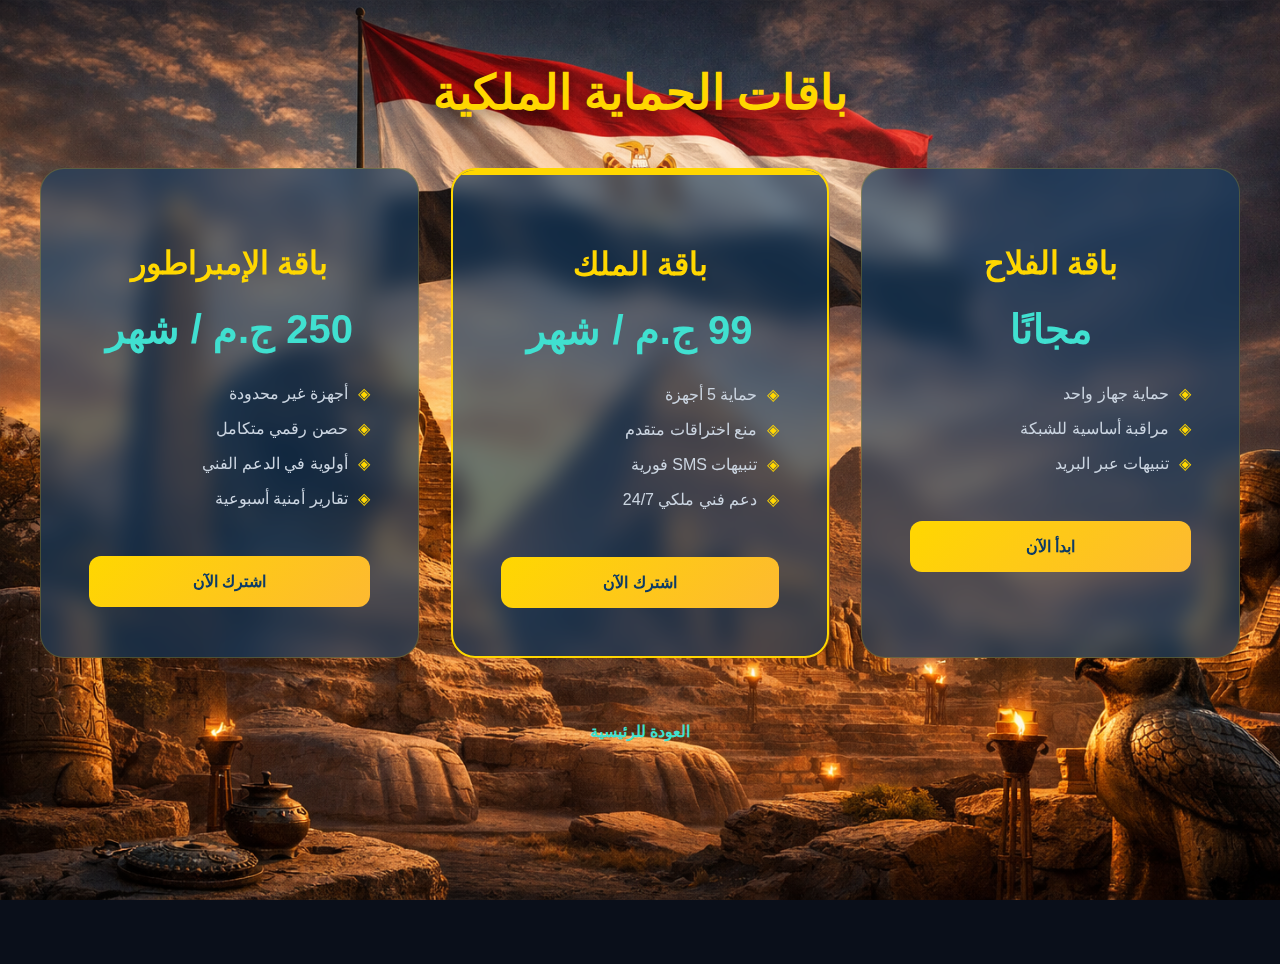
<file: prices.html>
<!DOCTYPE html>
<html lang="ar" dir="rtl">

<head>
  <meta charset="UTF-8">
  <meta name="viewport" content="width=device-width, initial-scale=1.0">
  <title>باقات شبكاوي | عروض الفراعنة</title>
  <style>
    :root {
      --gold: #FFD700;
      --gold-soft: #FDB931;
      --lapis: #0D3B66;
      --turquoise: #40E0D0;
      --bg: #0A0F1A;
      --text: #F8F9FA;
      --text-muted: #CBD5E1;
      --surface-glass: rgba(13, 59, 102, 0.6);
      --radius-lg: 24px;
      --radius-md: 12px;
      --transition: all 0.3s ease;
    }

    @import url('https://fonts.googleapis.com/css2?family=Cinzel:wght@700&family=IBM+Plex+Sans+Arabic:wght@400;700&display=swap');

    body {
      font-family: 'IBM Plex Sans Arabic', sans-serif;
      background-color: var(--bg);
      background-image: url('background.png');
      background-size: cover;
      background-attachment: fixed;
      color: var(--text);
      margin: 0;
      padding: 2rem;
      min-height: 100vh;
    }

    .container {
      max-width: 1200px;
      margin: 0 auto;
    }

    h1 {
      font-family: 'Cinzel', serif;
      color: var(--gold);
      text-align: center;
      font-size: 3rem;
      margin-bottom: 3rem;
      text-shadow: 0 4px 15px rgba(0, 0, 0, 0.5);
    }

    .pricing-grid {
      display: grid;
      grid-template-columns: repeat(auto-fit, minmax(300px, 1fr));
      gap: 2rem;
    }

    .card {
      background: var(--surface-glass);
      padding: 3rem;
      border-radius: var(--radius-lg);
      border: 1px solid rgba(255, 215, 0, 0.2);
      text-align: center;
      backdrop-filter: blur(12px);
      transition: var(--transition);
      position: relative;
      overflow: hidden;
    }

    .card:hover {
      transform: translateY(-10px);
      border-color: var(--gold);
      box-shadow: 0 20px 50px rgba(0, 0, 0, 0.5), 0 0 20px rgba(255, 215, 0, 0.2);
    }

    .card h2 {
      font-family: 'Cinzel', serif;
      color: var(--gold);
      font-size: 2rem;
      margin-bottom: 1.5rem;
    }

    .price {
      font-size: 2.5rem;
      font-weight: 700;
      color: var(--turquoise);
      margin-bottom: 2rem;
    }

    .features {
      list-style: none;
      padding: 0;
      margin-bottom: 3rem;
      text-align: right;
    }

    .features li {
      margin-bottom: 1rem;
      color: var(--text-muted);
    }

    .features li::before {
      content: '◈';
      color: var(--gold);
      margin-left: 10px;
    }

    .cta-button {
      display: block;
      padding: 1rem;
      background: linear-gradient(135deg, var(--gold), var(--gold-soft));
      color: var(--lapis);
      text-decoration: none;
      font-weight: 700;
      border-radius: var(--radius-md);
      transition: var(--transition);
    }

    .cta-button:hover {
      transform: scale(1.05);
      box-shadow: 0 0 20px rgba(255, 215, 0, 0.4);
    }

    .back-home {
      display: block;
      text-align: center;
      margin-top: 4rem;
      color: var(--turquoise);
      text-decoration: none;
      font-weight: 700;
    }
  </style>
</head>

<body>
  <div class="container">
    <h1>باقات الحماية الملكية</h1>
    <div class="pricing-grid">
      <div class="card">
        <h2>باقة الفلاح</h2>
        <div class="price">مجانًا</div>
        <ul class="features">
          <li>حماية جهاز واحد</li>
          <li>مراقبة أساسية للشبكة</li>
          <li>تنبيهات عبر البريد</li>
        </ul>
        <a href="#" class="cta-button">ابدأ الآن</a>
      </div>
      <div class="card" style="border-width: 2px; border-color: var(--gold);">
        <div style="position: absolute; top: 0; left: 0; width: 100%; height: 5px; background: var(--gold);"></div>
        <h2>باقة الملك</h2>
        <div class="price">99 ج.م / شهر</div>
        <ul class="features">
          <li>حماية 5 أجهزة</li>
          <li>منع اختراقات متقدم</li>
          <li>تنبيهات SMS فورية</li>
          <li>دعم فني ملكي 24/7</li>
        </ul>
        <a href="#" class="cta-button">اشترك الآن</a>
      </div>
      <div class="card">
        <h2>باقة الإمبراطور</h2>
        <div class="price">250 ج.م / شهر</div>
        <ul class="features">
          <li>أجهزة غير محدودة</li>
          <li>حصن رقمي متكامل</li>
          <li>أولوية في الدعم الفني</li>
          <li>تقارير أمنية أسبوعية</li>
        </ul>
        <a href="#" class="cta-button">اشترك الآن</a>
      </div>
    </div>
    <a href="index.html" class="back-home">العودة للرئيسية</a>
  </div>
</body>

</html>
</file>
<file: certificates.css>
/* ===== CSS VARIABLES FOR THEMES ===== */
:root {
    /* Dark Theme (Default) */
    --primary-color: #8f44ff;
    --secondary-color: #6a25ff;
    --background-color: #0d0d0d;
    --card-bg: #111;
    --card-border: #333;
    --text-color: #fff;
    --text-secondary: #aaa;
    --input-bg: #1a1a1a;
    --input-border: #333;
    --danger-color: #ff6b6b;
    --success-color: #00ff88;
    --certificate-gold: #ffd700;
    --certificate-silver: #c0c0c0;
    --certificate-bronze: #cd7f32;
    --header-gradient: linear-gradient(135deg, #6a25ff, #3c0a99);
    --footer-bg: #0b0b0b;
}

[data-theme="light"] {
    /* Light Theme */
    --primary-color: #6a25ff;
    --secondary-color: #8f44ff;
    --background-color: #f5f5f5;
    --card-bg: #ffffff;
    --card-border: #e0e0e0;
    --text-color: #333;
    --text-secondary: #666;
    --input-bg: #ffffff;
    --input-border: #ddd;
    --danger-color: #ff4757;
    --success-color: #2ed573;
    --certificate-gold: #daa520;
    --certificate-silver: #a9a9a9;
    --certificate-bronze: #8b4513;
    --header-gradient: linear-gradient(135deg, #8f44ff, #6a25ff);
    --footer-bg: #ffffff;
}

/* ===== GLOBAL STYLE ===== */
* {
    margin: 0;
    padding: 0;
    box-sizing: border-box;
    font-family: "Poppins", sans-serif;
}

body {
    background: var(--background-color);
    color: var(--text-color);
    line-height: 1.6;
    min-height: 100vh;
    display: flex;
    flex-direction: column;
    transition: all 0.3s ease;
}

/* ===== HEADER ===== */
header {
    background: var(--header-gradient);
    padding: 15px 30px;
    border-bottom: 2px solid var(--primary-color);
    position: sticky;
    top: 0;
    z-index: 1000;
    display: flex;
    justify-content: space-between;
    align-items: center;
    min-height: 70px;
}

.header-content {
    flex: 1;
}

header h1 {
    font-size: 1.8rem;
    text-transform: uppercase;
    letter-spacing: 1.5px;
    margin-bottom: 5px;
}

header p {
    opacity: 0.9;
    font-size: 0.85rem;
}

/* ===== DESKTOP NAVIGATION ===== */
.desktop-nav {
    display: flex;
    gap: 20px;
    align-items: center;
}

.desktop-nav a {
    color: #fff;
    text-decoration: none;
    font-weight: 500;
    padding: 8px 16px;
    border-radius: 6px;
    transition: 0.3s ease;
    display: flex;
    align-items: center;
    gap: 8px;
}

.desktop-nav a:hover {
    background: rgba(255, 255, 255, 0.15);
}

.desktop-nav a.active {
    background: rgba(255, 255, 255, 0.2);
    font-weight: bold;
}

/* ===== MENU TOGGLE للموبايل فقط ===== */
.menu-toggle {
    display: none;
    font-size: 1.8rem;
    cursor: pointer;
    color: #fff;
    background: none;
    border: none;
    padding: 5px;
}

/* ===== MAIN CONTAINER ===== */
.container {
    max-width: 1400px;
    margin: 30px auto;
    padding: 0 15px;
    flex: 1;
    width: 100%;
}

/* ===== CERTIFICATES GRID ===== */
.certificates-header {
    display: flex;
    justify-content: space-between;
    align-items: center;
    margin-bottom: 30px;
    flex-wrap: wrap;
    gap: 15px;
}

.certificates-header h2 {
    font-size: 1.8rem;
    color: var(--primary-color);
}

.certificates-grid {
    display: grid;
    grid-template-columns: repeat(auto-fill, minmax(350px, 1fr));
    gap: 25px;
    margin-bottom: 40px;
}

/* ===== CERTIFICATE CARD ===== */
.certificate-card {
    background: var(--card-bg);
    border-radius: 12px;
    border: 1px solid var(--card-border);
    padding: 25px;
    transition: all 0.3s ease;
    position: relative;
    overflow: hidden;
}

.certificate-card:hover {
    transform: translateY(-5px);
    box-shadow: 0 10px 30px rgba(0, 0, 0, 0.2);
    border-color: var(--primary-color);
}

.certificate-badge {
    position: absolute;
    top: 15px;
    right: 15px;
    padding: 5px 12px;
    border-radius: 20px;
    font-size: 0.8rem;
    font-weight: bold;
    text-transform: uppercase;
}

.certificate-badge.gold {
    background: linear-gradient(135deg, var(--certificate-gold), #ffa500);
    color: #000;
}

.certificate-badge.silver {
    background: linear-gradient(135deg, var(--certificate-silver), #c0c0c0);
    color: #000;
}

.certificate-badge.bronze {
    background: linear-gradient(135deg, var(--certificate-bronze), #cd7f32);
    color: #fff;
}

.certificate-icon {
    font-size: 2.5rem;
    color: var(--primary-color);
    margin-bottom: 15px;
}

.certificate-title {
    font-size: 1.3rem;
    font-weight: 600;
    margin-bottom: 10px;
    color: var(--text-color);
}

.certificate-details {
    display: flex;
    flex-direction: column;
    gap: 8px;
    margin-bottom: 20px;
}

.detail-item {
    display: flex;
    align-items: center;
    gap: 10px;
    color: var(--text-secondary);
    font-size: 0.9rem;
}

.detail-item i {
    width: 20px;
    color: var(--primary-color);
}

.certificate-actions {
    display: flex;
    gap: 10px;
    margin-top: 20px;
}

/* ===== STATS SECTION ===== */
.certificates-stats {
    display: grid;
    grid-template-columns: repeat(auto-fit, minmax(200px, 1fr));
    gap: 20px;
    margin-bottom: 40px;
}

.stat-card {
    background: var(--card-bg);
    border-radius: 12px;
    border: 1px solid var(--card-border);
    padding: 20px;
    display: flex;
    align-items: center;
    gap: 15px;
    transition: all 0.3s ease;
}

.stat-card:hover {
    border-color: var(--primary-color);
    transform: translateY(-3px);
}

.stat-icon {
    font-size: 2.5rem;
    color: var(--primary-color);
}

.stat-info h3 {
    font-size: 0.9rem;
    color: var(--text-secondary);
    text-transform: uppercase;
    letter-spacing: 1px;
    margin-bottom: 5px;
}

.stat-number {
    font-size: 2rem;
    font-weight: bold;
    color: var(--primary-color);
}

/* ===== FILTERS SECTION ===== */
.certificate-filters {
    background: var(--card-bg);
    border-radius: 12px;
    border: 1px solid var(--card-border);
    padding: 20px;
    margin-bottom: 30px;
}

.filters-header {
    display: flex;
    justify-content: space-between;
    align-items: center;
    margin-bottom: 20px;
    flex-wrap: wrap;
    gap: 10px;
}

.filters-header h3 {
    color: var(--primary-color);
    font-size: 1.2rem;
}

.filter-options {
    display: flex;
    gap: 15px;
    flex-wrap: wrap;
}

.filter-btn {
    padding: 8px 16px;
    background: transparent;
    border: 1px solid var(--card-border);
    border-radius: 20px;
    color: var(--text-color);
    cursor: pointer;
    transition: all 0.3s ease;
    font-size: 0.9rem;
}

.filter-btn:hover,
.filter-btn.active {
    background: var(--primary-color);
    border-color: var(--primary-color);
    color: #fff;
}

.search-box {
    position: relative;
    width: 100%;
    max-width: 300px;
}

.search-box input {
    width: 100%;
    padding: 10px 15px 10px 40px;
    background: var(--input-bg);
    border: 1px solid var(--card-border);
    border-radius: 8px;
    color: var(--text-color);
    font-size: 0.95rem;
}

.search-box i {
    position: absolute;
    left: 15px;
    top: 50%;
    transform: translateY(-50%);
    color: var(--text-secondary);
}

/* ===== CERTIFICATE MODAL ===== */
.certificate-modal {
    display: none;
    position: fixed;
    top: 0;
    left: 0;
    width: 100%;
    height: 100%;
    background: rgba(0, 0, 0, 0.8);
    z-index: 2000;
    justify-content: center;
    align-items: center;
    padding: 20px;
}

.modal-content {
    background: var(--card-bg);
    border-radius: 12px;
    max-width: 800px;
    width: 100%;
    max-height: 90vh;
    overflow-y: auto;
    position: relative;
    border: 2px solid var(--primary-color);
}

.modal-header {
    padding: 20px;
    border-bottom: 1px solid var(--card-border);
    display: flex;
    justify-content: space-between;
    align-items: center;
}

.modal-header h3 {
    color: var(--primary-color);
    font-size: 1.3rem;
}

.close-modal {
    background: none;
    border: none;
    font-size: 1.5rem;
    color: var(--text-color);
    cursor: pointer;
    padding: 5px;
}

.modal-body {
    padding: 20px;
}

.certificate-preview {
    background: linear-gradient(135deg, #1a0033, #0d001a);
    border-radius: 8px;
    padding: 30px;
    text-align: center;
    margin-bottom: 20px;
    border: 1px solid var(--primary-color);
}

.certificate-logo {
    font-size: 3rem;
    color: var(--certificate-gold);
    margin-bottom: 20px;
}

.certificate-award {
    font-size: 2rem;
    color: var(--certificate-gold);
    margin: 20px 0;
    font-weight: bold;
}

.certificate-holder {
    font-size: 1.5rem;
    margin: 15px 0;
    color: #fff;
}

.certificate-course {
    font-size: 1.2rem;
    color: var(--text-secondary);
    margin-bottom: 10px;
}

.certificate-date {
    color: var(--certificate-silver);
    margin-bottom: 20px;
}

.modal-actions {
    display: flex;
    gap: 10px;
    justify-content: center;
    flex-wrap: wrap;
}

/* ===== BUTTONS ===== */
.btn {
    padding: 10px 20px;
    border-radius: 6px;
    text-decoration: none;
    font-weight: bold;
    border: none;
    cursor: pointer;
    transition: all 0.3s ease;
    display: inline-flex;
    align-items: center;
    justify-content: center;
    gap: 8px;
    font-size: 0.95rem;
}

.btn-primary {
    background: var(--primary-color);
    color: #fff;
}

.btn-primary:hover {
    background: var(--secondary-color);
    transform: translateY(-2px);
    box-shadow: 0 4px 12px rgba(143, 68, 255, 0.3);
}

.btn-secondary {
    background: transparent;
    color: var(--primary-color);
    border: 2px solid var(--primary-color);
}

.btn-secondary:hover {
    background: var(--primary-color);
    color: #fff;
}

.btn-success {
    background: var(--success-color);
    color: #000;
}

.btn-success:hover {
    opacity: 0.9;
    transform: translateY(-2px);
}

/* ===== SLIDE MENU للموبايل فقط ===== */
.slide-menu {
    position: fixed;
    top: 0;
    right: -100%;
    width: 280px;
    height: 100vh;
    background: var(--card-bg);
    display: flex;
    flex-direction: column;
    padding: 70px 20px 20px;
    gap: 10px;
    transition: right 0.3s ease-in-out;
    z-index: 9998;
    box-shadow: -5px 0 15px rgba(0, 0, 0, 0.2);
}

.slide-menu.active {
    right: 0;
}

.slide-menu a {
    color: var(--text-color);
    text-decoration: none;
    padding: 12px 15px;
    border-radius: 8px;
    transition: all 0.3s;
    display: flex;
    align-items: center;
    gap: 10px;
}

.slide-menu a.active {
    background: rgba(143, 68, 255, 0.2);
    color: var(--primary-color);
}

.slide-menu a:hover {
    background: rgba(143, 68, 255, 0.1);
}

.close-btn {
    position: absolute;
    top: 20px;
    left: 20px;
    font-size: 1.5rem;
    cursor: pointer;
    color: var(--text-color);
    background: none;
    border: none;
}

.menu-overlay {
    position: fixed;
    inset: 0;
    background: rgba(0, 0, 0, 0.5);
    backdrop-filter: blur(5px);
    opacity: 0;
    visibility: hidden;
    transition: all 0.3s ease;
    z-index: 9997;
}

.menu-overlay.active {
    opacity: 1;
    visibility: visible;
}

/* ===== FOOTER ===== */
footer {
    background: var(--footer-bg);
    padding: 20px;
    margin-top: auto;
    border-top: 1px solid var(--card-border);
}

footer ul {
    display: flex;
    justify-content: center;
    list-style: none;
    gap: 20px;
    flex-wrap: wrap;
}

footer ul li a {
    color: var(--primary-color);
    font-weight: bold;
    text-decoration: none;
    transition: 0.3s ease;
}

footer ul li a:hover {
    text-decoration: underline;
}

/* ===== RESPONSIVE DESIGN ===== */
@media (max-width: 992px) {
    .certificates-grid {
        grid-template-columns: repeat(auto-fill, minmax(300px, 1fr));
        gap: 20px;
    }
    
    header {
        padding: 12px 20px;
    }
    
    header h1 {
        font-size: 1.6rem;
    }
}

@media (max-width: 768px) {
    .menu-toggle {
        display: block;
    }
    
    .desktop-nav {
        display: none;
    }
    
    .certificates-header {
        flex-direction: column;
        align-items: flex-start;
    }
    
    .certificates-grid {
        grid-template-columns: 1fr;
    }
    
    .search-box {
        max-width: 100%;
    }
    
    .filter-options {
        justify-content: center;
    }
    
    .certificate-actions {
        flex-direction: column;
    }
    
    .btn {
        width: 100%;
    }
    
    header {
        padding: 10px 15px;
    }
    
    header h1 {
        font-size: 1.4rem;
    }
    
    header p {
        font-size: 0.8rem;
    }
}

@media (max-width: 480px) {
    .container {
        padding: 0 10px;
        margin: 20px auto;
    }
    
    .certificates-stats {
        grid-template-columns: 1fr;
    }
    
    .modal-content {
        padding: 10px;
    }
    
    .certificate-preview {
        padding: 15px;
    }
    
    .certificate-award {
        font-size: 1.5rem;
    }
    
    .certificate-holder {
        font-size: 1.2rem;
    }
}

@media (max-width: 360px) {
    header h1 {
        font-size: 1.2rem;
    }
    
    .slide-menu {
        width: 100%;
    }
    
    .certificate-title {
        font-size: 1.1rem;
    }
}

/* ===== EMPTY STATE ===== */
.empty-state {
    text-align: center;
    padding: 60px 20px;
    background: var(--card-bg);
    border-radius: 12px;
    border: 2px dashed var(--card-border);
}

.empty-state i {
    font-size: 4rem;
    color: var(--primary-color);
    margin-bottom: 20px;
}

.empty-state h3 {
    font-size: 1.5rem;
    margin-bottom: 10px;
    color: var(--text-color);
}

.empty-state p {
    color: var(--text-secondary);
    margin-bottom: 20px;
    max-width: 500px;
    margin-left: auto;
    margin-right: auto;
}

/* ===== ANIMATIONS ===== */
@keyframes fadeIn {
    from {
        opacity: 0;
        transform: translateY(20px);
    }
    to {
        opacity: 1;
        transform: translateY(0);
    }
}

.certificate-card {
    animation: fadeIn 0.5s ease forwards;
}

/* ===== LOADING SKELETON ===== */
.skeleton {
    background: linear-gradient(90deg, 
        var(--card-bg) 25%, 
        var(--input-bg) 50%, 
        var(--card-bg) 75%);
    background-size: 200% 100%;
    animation: loading 1.5s infinite;
    border-radius: 8px;
}

@keyframes loading {
    0% {
        background-position: 200% 0;
    }
    100% {
        background-position: -200% 0;
    }
}

/* ===== PRINT STYLES ===== */
@media print {
    header,
    .menu-toggle,
    .slide-menu,
    .certificate-filters,
    .certificate-actions .btn-secondary,
    footer {
        display: none !important;
    }
    
    .certificate-preview {
        border: 2px solid #000;
        background: #fff !important;
        color: #000 !important;
    }
    
    .certificate-award {
        color: #000 !important;
    }
    
    .btn-primary {
        background: #000 !important;
        color: #fff !important;
    }
}
</file>
<file: cybersecinteractive.css>
/* ============================================
   CYBERSECURITY PRESENTATION - STYLES
   Modern, Interactive Design for Students
   ============================================ */

/* CSS Variables */
:root {
    /* Color Palette - Cyberpunk Theme */
    --primary-cyan: #00f5ff;
    --primary-purple: #9d4edd;
    --primary-pink: #ff006e;
    --primary-green: #00ff88;
    --primary-orange: #ff8500;
    --primary-yellow: #ffea00;

    /* Background Colors */
    --bg-dark: #0a0a1a;
    --bg-darker: #050510;
    --bg-card: rgba(20, 20, 40, 0.8);
    --bg-glass: rgba(255, 255, 255, 0.05);

    /* Text Colors */
    --text-primary: #ffffff;
    --text-secondary: rgba(255, 255, 255, 0.7);
    --text-muted: rgba(255, 255, 255, 0.5);

    /* Gradients */
    --gradient-cyber: linear-gradient(135deg, var(--primary-cyan), var(--primary-purple));
    --gradient-warm: linear-gradient(135deg, var(--primary-pink), var(--primary-orange));
    --gradient-nature: linear-gradient(135deg, var(--primary-green), var(--primary-cyan));
    --gradient-dark: linear-gradient(180deg, var(--bg-dark) 0%, var(--bg-darker) 100%);

    /* Shadows */
    --shadow-glow-cyan: 0 0 30px rgba(0, 245, 255, 0.3);
    --shadow-glow-purple: 0 0 30px rgba(157, 78, 221, 0.3);
    --shadow-glow-pink: 0 0 30px rgba(255, 0, 110, 0.3);

    /* Spacing */
    --space-xs: 0.5rem;
    --space-sm: 1rem;
    --space-md: 1.5rem;
    --space-lg: 2rem;
    --space-xl: 3rem;
    --space-2xl: 4rem;

    /* Border Radius */
    --radius-sm: 8px;
    --radius-md: 16px;
    --radius-lg: 24px;
    --radius-xl: 32px;
    --radius-full: 9999px;

    /* Transitions */
    --transition-fast: 0.2s ease;
    --transition-normal: 0.3s ease;
    --transition-slow: 0.5s ease;
}

/* Reset & Base Styles */
*,
*::before,
*::after {
    margin: 0;
    padding: 0;
    box-sizing: border-box;
}

html {
    scroll-behavior: smooth;
}

body {
    font-family: 'Outfit', sans-serif;
    background: var(--gradient-dark);
    color: var(--text-primary);
    min-height: 100vh;
    overflow-x: hidden;
    line-height: 1.6;
}

/* ============================================
   ANIMATED BACKGROUND
   ============================================ */
.bg-animation {
    position: fixed;
    top: 0;
    left: 0;
    width: 100%;
    height: 100%;
    z-index: -1;
    overflow: hidden;
}

.cyber-grid {
    position: absolute;
    width: 200%;
    height: 200%;
    background-image:
        linear-gradient(rgba(0, 245, 255, 0.03) 1px, transparent 1px),
        linear-gradient(90deg, rgba(0, 245, 255, 0.03) 1px, transparent 1px);
    background-size: 50px 50px;
    animation: gridMove 20s linear infinite;
    transform: perspective(500px) rotateX(60deg);
    transform-origin: center top;
}

@keyframes gridMove {
    0% {
        transform: perspective(500px) rotateX(60deg) translateY(0);
    }

    100% {
        transform: perspective(500px) rotateX(60deg) translateY(50px);
    }
}

.floating-icons {
    position: absolute;
    width: 100%;
    height: 100%;
}

.float-icon {
    position: absolute;
    font-size: 2rem;
    opacity: 0.15;
    animation: floatIcon 15s ease-in-out infinite;
}

.float-icon:nth-child(1) {
    top: 10%;
    left: 10%;
    animation-delay: 0s;
}

.float-icon:nth-child(2) {
    top: 20%;
    left: 80%;
    animation-delay: -2s;
}

.float-icon:nth-child(3) {
    top: 60%;
    left: 15%;
    animation-delay: -4s;
}

.float-icon:nth-child(4) {
    top: 70%;
    left: 70%;
    animation-delay: -6s;
}

.float-icon:nth-child(5) {
    top: 40%;
    left: 90%;
    animation-delay: -8s;
}

.float-icon:nth-child(6) {
    top: 85%;
    left: 40%;
    animation-delay: -10s;
}

.float-icon:nth-child(7) {
    top: 30%;
    left: 50%;
    animation-delay: -12s;
}

.float-icon:nth-child(8) {
    top: 50%;
    left: 30%;
    animation-delay: -14s;
}

@keyframes floatIcon {

    0%,
    100% {
        transform: translateY(0) rotate(0deg);
    }

    50% {
        transform: translateY(-30px) rotate(10deg);
    }
}

/* ============================================
   NAVIGATION
   ============================================ */
.main-nav {
    position: fixed;
    top: 0;
    left: 0;
    right: 0;
    z-index: 100;
    display: flex;
    align-items: center;
    justify-content: space-between;
    padding: var(--space-sm) var(--space-lg);
    background: rgba(10, 10, 26, 0.9);
    backdrop-filter: blur(20px);
    border-bottom: 1px solid rgba(0, 245, 255, 0.1);
}

.nav-logo {
    display: flex;
    align-items: center;
    gap: var(--space-xs);
}

.logo-icon {
    font-size: 1.8rem;
    animation: pulse 2s ease-in-out infinite;
}

@keyframes pulse {

    0%,
    100% {
        transform: scale(1);
    }

    50% {
        transform: scale(1.1);
    }
}

.logo-text {
    font-size: 1.5rem;
    font-weight: 700;
    background: var(--gradient-cyber);
    -webkit-background-clip: text;
    -webkit-text-fill-color: transparent;
    background-clip: text;
}

.day-tabs {
    display: flex;
    gap: var(--space-xs);
    background: var(--bg-glass);
    padding: 6px;
    border-radius: var(--radius-full);
    border: 1px solid rgba(255, 255, 255, 0.1);
}

.day-tab {
    padding: var(--space-xs) var(--space-md);
    border: none;
    background: transparent;
    color: var(--text-secondary);
    font-family: inherit;
    font-size: 0.9rem;
    font-weight: 500;
    border-radius: var(--radius-full);
    cursor: pointer;
    transition: var(--transition-normal);
}

.day-tab:hover {
    color: var(--text-primary);
    background: rgba(255, 255, 255, 0.1);
}

.day-tab.active {
    background: var(--gradient-cyber);
    color: var(--bg-dark);
    font-weight: 600;
}

.progress-container {
    display: flex;
    align-items: center;
    gap: var(--space-sm);
}

.progress-bar {
    width: 120px;
    height: 6px;
    background: var(--bg-glass);
    border-radius: var(--radius-full);
    overflow: hidden;
}

.progress-fill {
    height: 100%;
    background: var(--gradient-cyber);
    transition: width var(--transition-normal);
    border-radius: var(--radius-full);
}

.progress-text {
    font-size: 0.85rem;
    color: var(--text-muted);
    min-width: 40px;
}

/* ============================================
   PRESENTATION CONTAINER
   ============================================ */
.presentation-container {
    min-height: 100vh;
    padding: 100px var(--space-lg) 120px;
    display: flex;
    align-items: center;
    justify-content: center;
}

/* ============================================
   SLIDE STYLES
   ============================================ */
.slide {
    width: 100%;
    max-width: 1000px;
    min-height: 70vh;
    display: none;
    flex-direction: column;
    align-items: center;
    justify-content: center;
    text-align: center;
    animation: slideIn 0.5s ease-out;
}

.slide.active {
    display: flex;
}

@keyframes slideIn {
    from {
        opacity: 0;
        transform: translateX(50px);
    }

    to {
        opacity: 1;
        transform: translateX(0);
    }
}

/* Welcome Slide */
.slide-welcome {
    position: relative;
}

.slide-welcome .hero-icon {
    font-size: 6rem;
    margin-bottom: var(--space-lg);
    animation: heroFloat 3s ease-in-out infinite;
}

@keyframes heroFloat {

    0%,
    100% {
        transform: translateY(0);
    }

    50% {
        transform: translateY(-15px);
    }
}

.slide h1 {
    font-size: clamp(2.5rem, 5vw, 4rem);
    font-weight: 800;
    margin-bottom: var(--space-md);
    background: var(--gradient-cyber);
    -webkit-background-clip: text;
    -webkit-text-fill-color: transparent;
    background-clip: text;
    line-height: 1.2;
}

.slide h2 {
    font-size: clamp(1.8rem, 4vw, 2.5rem);
    font-weight: 700;
    margin-bottom: var(--space-md);
    color: var(--text-primary);
}

.slide h3 {
    font-size: clamp(1.4rem, 3vw, 1.8rem);
    font-weight: 600;
    margin-bottom: var(--space-sm);
    color: var(--primary-cyan);
}

.slide .subtitle {
    font-size: clamp(1.2rem, 2.5vw, 1.5rem);
    color: var(--text-secondary);
    margin-bottom: var(--space-lg);
}

.slide .description {
    font-size: 1.1rem;
    color: var(--text-secondary);
    max-width: 700px;
    line-height: 1.8;
}

/* Content Cards */
.content-card {
    background: var(--bg-card);
    border: 1px solid rgba(255, 255, 255, 0.1);
    border-radius: var(--radius-lg);
    padding: var(--space-xl);
    width: 100%;
    max-width: 800px;
    backdrop-filter: blur(10px);
    box-shadow: 0 20px 60px rgba(0, 0, 0, 0.3);
    transition: var(--transition-normal);
}

.content-card:hover {
    border-color: rgba(0, 245, 255, 0.3);
    box-shadow: var(--shadow-glow-cyan);
}

.content-card .card-icon {
    font-size: 4rem;
    margin-bottom: var(--space-md);
    display: block;
}

/* Key Terms Cards */
.terms-grid {
    display: grid;
    grid-template-columns: repeat(auto-fit, minmax(300px, 1fr));
    gap: var(--space-md);
    width: 100%;
    max-width: 900px;
}

.term-card {
    background: var(--bg-card);
    border: 1px solid rgba(255, 255, 255, 0.1);
    border-radius: var(--radius-md);
    padding: var(--space-lg);
    text-align: left;
    transition: var(--transition-normal);
    position: relative;
    overflow: hidden;
}

.term-card::before {
    content: '';
    position: absolute;
    top: 0;
    left: 0;
    width: 4px;
    height: 100%;
    background: var(--gradient-cyber);
}

.term-card:hover {
    transform: translateY(-5px);
    border-color: rgba(0, 245, 255, 0.3);
}

.term-card .term-icon {
    font-size: 2.5rem;
    margin-bottom: var(--space-sm);
}

.term-card .term-name {
    font-size: 1.3rem;
    font-weight: 700;
    color: var(--primary-cyan);
    margin-bottom: var(--space-xs);
}

.term-card .term-arabic {
    font-size: 0.9rem;
    color: var(--primary-purple);
    margin-bottom: var(--space-xs);
}

.term-card .term-desc {
    font-size: 1rem;
    color: var(--text-secondary);
    line-height: 1.6;
}

/* CIA Triad */
.cia-container {
    display: flex;
    flex-direction: column;
    align-items: center;
    gap: var(--space-lg);
}

.cia-triangle {
    position: relative;
    width: 300px;
    height: 260px;
    margin-bottom: var(--space-md);
}

.cia-point {
    position: absolute;
    width: 80px;
    height: 80px;
    border-radius: 50%;
    display: flex;
    align-items: center;
    justify-content: center;
    font-size: 2rem;
    cursor: pointer;
    transition: var(--transition-normal);
    animation: ciaPulse 2s ease-in-out infinite;
}

.cia-point:hover {
    transform: scale(1.15);
}

.cia-point.c {
    top: 0;
    left: 50%;
    transform: translateX(-50%);
    background: linear-gradient(135deg, #00f5ff, #0088ff);
    box-shadow: 0 0 30px rgba(0, 245, 255, 0.5);
    animation-delay: 0s;
}

.cia-point.i {
    bottom: 0;
    left: 0;
    background: linear-gradient(135deg, #00ff88, #00cc66);
    box-shadow: 0 0 30px rgba(0, 255, 136, 0.5);
    animation-delay: 0.3s;
}

.cia-point.a {
    bottom: 0;
    right: 0;
    background: linear-gradient(135deg, #ff006e, #ff4488);
    box-shadow: 0 0 30px rgba(255, 0, 110, 0.5);
    animation-delay: 0.6s;
}

@keyframes ciaPulse {

    0%,
    100% {
        box-shadow: 0 0 30px currentColor;
    }

    50% {
        box-shadow: 0 0 50px currentColor;
    }
}

.cia-lines {
    position: absolute;
    top: 50%;
    left: 50%;
    transform: translate(-50%, -50%);
    width: 200px;
    height: 174px;
}

.cia-lines svg {
    width: 100%;
    height: 100%;
}

.cia-lines line {
    stroke: rgba(255, 255, 255, 0.2);
    stroke-width: 2;
}

/* Individual CIA Cards */
.cia-card {
    background: var(--bg-card);
    border-radius: var(--radius-lg);
    padding: var(--space-xl);
    width: 100%;
    max-width: 600px;
    text-align: center;
    border: 2px solid;
    transition: var(--transition-normal);
}

.cia-card.confidentiality {
    border-color: var(--primary-cyan);
    box-shadow: var(--shadow-glow-cyan);
}

.cia-card.integrity {
    border-color: var(--primary-green);
    box-shadow: 0 0 30px rgba(0, 255, 136, 0.3);
}

.cia-card.availability {
    border-color: var(--primary-pink);
    box-shadow: var(--shadow-glow-pink);
}

.cia-card .cia-icon {
    font-size: 4rem;
    margin-bottom: var(--space-md);
}

.cia-card .cia-title {
    font-size: 1.8rem;
    font-weight: 700;
    margin-bottom: var(--space-sm);
}

.cia-card .cia-arabic {
    font-size: 1.1rem;
    color: var(--text-muted);
    margin-bottom: var(--space-md);
}

.cia-card .cia-desc {
    font-size: 1.2rem;
    color: var(--text-secondary);
    line-height: 1.8;
}

/* Activity Slides */
.activity-container {
    width: 100%;
    max-width: 800px;
}

.activity-header {
    display: flex;
    align-items: center;
    gap: var(--space-sm);
    margin-bottom: var(--space-lg);
}

.activity-badge {
    background: var(--gradient-warm);
    padding: var(--space-xs) var(--space-md);
    border-radius: var(--radius-full);
    font-size: 0.9rem;
    font-weight: 600;
}

.scenario-card {
    background: var(--bg-card);
    border-radius: var(--radius-lg);
    padding: var(--space-xl);
    margin-bottom: var(--space-lg);
    border: 1px solid rgba(255, 255, 255, 0.1);
    text-align: left;
}

.scenario-card .scenario-icon {
    font-size: 3rem;
    margin-bottom: var(--space-md);
}

.scenario-card .scenario-text {
    font-size: 1.3rem;
    color: var(--text-primary);
    margin-bottom: var(--space-md);
    line-height: 1.6;
}

.scenario-card .scenario-question {
    font-size: 1.1rem;
    color: var(--primary-cyan);
    font-weight: 600;
}

.answer-options {
    display: flex;
    flex-wrap: wrap;
    gap: var(--space-sm);
    justify-content: center;
}

.answer-btn {
    padding: var(--space-md) var(--space-lg);
    border: 2px solid rgba(255, 255, 255, 0.2);
    background: var(--bg-glass);
    color: var(--text-primary);
    font-family: inherit;
    font-size: 1.1rem;
    font-weight: 500;
    border-radius: var(--radius-md);
    cursor: pointer;
    transition: var(--transition-normal);
    min-width: 200px;
}

.answer-btn:hover {
    border-color: var(--primary-cyan);
    background: rgba(0, 245, 255, 0.1);
    transform: translateY(-3px);
}

.answer-btn.correct {
    border-color: var(--primary-green);
    background: rgba(0, 255, 136, 0.2);
    animation: correctPulse 0.5s ease;
}

.answer-btn.wrong {
    border-color: var(--primary-pink);
    background: rgba(255, 0, 110, 0.2);
    animation: wrongShake 0.5s ease;
}

@keyframes correctPulse {

    0%,
    100% {
        transform: scale(1);
    }

    50% {
        transform: scale(1.05);
    }
}

@keyframes wrongShake {

    0%,
    100% {
        transform: translateX(0);
    }

    25% {
        transform: translateX(-10px);
    }

    75% {
        transform: translateX(10px);
    }
}

.answer-reveal {
    display: none;
    margin-top: var(--space-lg);
    padding: var(--space-lg);
    background: rgba(0, 255, 136, 0.1);
    border: 1px solid var(--primary-green);
    border-radius: var(--radius-md);
}

.answer-reveal.show {
    display: block;
    animation: fadeIn 0.5s ease;
}

@keyframes fadeIn {
    from {
        opacity: 0;
        transform: translateY(10px);
    }

    to {
        opacity: 1;
        transform: translateY(0);
    }
}

.answer-reveal .answer-icon {
    font-size: 2.5rem;
    margin-bottom: var(--space-sm);
}

.answer-reveal .answer-text {
    font-size: 1.2rem;
    color: var(--primary-green);
    font-weight: 600;
}

.next-round-btn {
    display: none;
    margin: var(--space-lg) auto 0;
    padding: var(--space-md) var(--space-xl);
    background: var(--gradient-cyber);
    color: var(--bg-dark);
    border: none;
    border-radius: var(--radius-full);
    font-size: 1.2rem;
    font-weight: 700;
    cursor: pointer;
    transition: var(--transition-normal);
    box-shadow: 0 0 20px rgba(0, 245, 255, 0.3);
}

.next-round-btn.show {
    display: block;
    animation: fadeIn 0.5s ease;
}

.next-round-btn:hover {
    transform: scale(1.05) translateY(-2px);
    box-shadow: 0 0 30px rgba(0, 245, 255, 0.5);
}

/* Hacker Types Cards */
.hacker-cards {
    display: grid;
    grid-template-columns: repeat(auto-fit, minmax(250px, 1fr));
    gap: var(--space-md);
    width: 100%;
    max-width: 900px;
}

.hacker-card {
    background: var(--bg-card);
    border-radius: var(--radius-lg);
    padding: var(--space-lg);
    text-align: center;
    transition: var(--transition-normal);
    border: 2px solid transparent;
    cursor: pointer;
}

.hacker-card:hover {
    transform: translateY(-10px);
}

.hacker-card.white {
    border-color: rgba(255, 255, 255, 0.3);
}

.hacker-card.white:hover {
    box-shadow: 0 0 40px rgba(255, 255, 255, 0.2);
}

.hacker-card.black {
    border-color: rgba(100, 100, 100, 0.5);
}

.hacker-card.black:hover {
    box-shadow: 0 0 40px rgba(255, 0, 110, 0.3);
}

.hacker-card.gray {
    border-color: rgba(150, 150, 150, 0.3);
}

.hacker-card.gray:hover {
    box-shadow: 0 0 40px rgba(157, 78, 221, 0.3);
}

.hacker-card .hacker-icon {
    font-size: 4rem;
    margin-bottom: var(--space-md);
}

.hacker-card .hacker-hat {
    width: 60px;
    height: 60px;
    border-radius: 50%;
    margin: 0 auto var(--space-md);
    display: flex;
    align-items: center;
    justify-content: center;
    font-size: 2rem;
}

.hacker-card.white .hacker-hat {
    background: linear-gradient(135deg, #ffffff, #e0e0e0);
    color: #333;
}

.hacker-card.black .hacker-hat {
    background: linear-gradient(135deg, #333, #111);
    color: #fff;
}

.hacker-card.gray .hacker-hat {
    background: linear-gradient(135deg, #888, #666);
    color: #fff;
}

.hacker-card .hacker-title {
    font-size: 1.3rem;
    font-weight: 700;
    margin-bottom: var(--space-xs);
}

.hacker-card .hacker-subtitle {
    font-size: 0.9rem;
    color: var(--text-muted);
    margin-bottom: var(--space-sm);
}

.hacker-card .hacker-desc {
    font-size: 1rem;
    color: var(--text-secondary);
    line-height: 1.6;
}

/* Password Strength Meter */
.password-demo {
    width: 100%;
    max-width: 600px;
}

.password-input-container {
    margin-bottom: var(--space-lg);
}

.password-input {
    width: 100%;
    padding: var(--space-md);
    font-size: 1.2rem;
    font-family: 'Courier New', monospace;
    background: var(--bg-card);
    border: 2px solid rgba(255, 255, 255, 0.2);
    border-radius: var(--radius-md);
    color: var(--text-primary);
    text-align: center;
    transition: var(--transition-normal);
}

.password-input:focus {
    outline: none;
    border-color: var(--primary-cyan);
}

.strength-meter {
    height: 10px;
    background: var(--bg-glass);
    border-radius: var(--radius-full);
    margin-bottom: var(--space-md);
    overflow: hidden;
}

.strength-fill {
    height: 100%;
    transition: var(--transition-normal);
    border-radius: var(--radius-full);
}

.strength-fill.weak {
    width: 25%;
    background: #ff4444;
}

.strength-fill.fair {
    width: 50%;
    background: #ffaa00;
}

.strength-fill.good {
    width: 75%;
    background: #00aaff;
}

.strength-fill.strong {
    width: 100%;
    background: #00ff88;
}

.strength-label {
    font-size: 1.2rem;
    font-weight: 600;
    margin-bottom: var(--space-md);
}

.strength-label.weak {
    color: #ff4444;
}

.strength-label.fair {
    color: #ffaa00;
}

.strength-label.good {
    color: #00aaff;
}

.strength-label.strong {
    color: #00ff88;
}

.password-tips {
    text-align: left;
    background: var(--bg-card);
    padding: var(--space-lg);
    border-radius: var(--radius-md);
}

.password-tips h4 {
    color: var(--primary-cyan);
    margin-bottom: var(--space-sm);
}

.password-tips ul {
    list-style: none;
}

.password-tips li {
    padding: var(--space-xs) 0;
    color: var(--text-secondary);
    display: flex;
    align-items: center;
    gap: var(--space-sm);
}

.password-tips li.met {
    color: var(--primary-green);
}

.password-tips li .tip-icon {
    font-size: 1.2rem;
}

/* Sharing Lists */
.sharing-grid {
    display: grid;
    grid-template-columns: repeat(2, 1fr);
    gap: var(--space-md);
    width: 100%;
    max-width: 800px;
}

.sharing-card {
    padding: var(--space-lg);
    border-radius: var(--radius-lg);
    text-align: left;
}

.sharing-card.safe {
    background: rgba(0, 255, 136, 0.1);
    border: 2px solid var(--primary-green);
}

.sharing-card.danger {
    background: rgba(255, 0, 110, 0.1);
    border: 2px solid var(--primary-pink);
}

.sharing-card .sharing-header {
    display: flex;
    align-items: center;
    gap: var(--space-sm);
    margin-bottom: var(--space-md);
}

.sharing-card .sharing-icon {
    font-size: 2rem;
}

.sharing-card .sharing-title {
    font-size: 1.2rem;
    font-weight: 700;
}

.sharing-card.safe .sharing-title {
    color: var(--primary-green);
}

.sharing-card.danger .sharing-title {
    color: var(--primary-pink);
}

.sharing-card ul {
    list-style: none;
}

.sharing-card li {
    padding: var(--space-xs) 0;
    color: var(--text-secondary);
    display: flex;
    align-items: center;
    gap: var(--space-sm);
}

/* Tips List */
.tips-list {
    width: 100%;
    max-width: 700px;
}

.tip-item {
    display: flex;
    align-items: flex-start;
    gap: var(--space-md);
    padding: var(--space-md);
    background: var(--bg-card);
    border-radius: var(--radius-md);
    margin-bottom: var(--space-sm);
    text-align: left;
    border-left: 4px solid var(--primary-cyan);
    transition: var(--transition-normal);
}

.tip-item:hover {
    transform: translateX(10px);
    background: rgba(0, 245, 255, 0.1);
}

.tip-item .tip-number {
    width: 40px;
    height: 40px;
    background: var(--gradient-cyber);
    border-radius: 50%;
    display: flex;
    align-items: center;
    justify-content: center;
    font-weight: 700;
    color: var(--bg-dark);
    flex-shrink: 0;
}

.tip-item .tip-text {
    font-size: 1.1rem;
    color: var(--text-secondary);
    line-height: 1.6;
}

/* Question Slide */
.question-slide {
    text-align: center;
}

.question-icon {
    font-size: 5rem;
    margin-bottom: var(--space-lg);
    animation: questionBounce 2s ease-in-out infinite;
}

@keyframes questionBounce {

    0%,
    100% {
        transform: translateY(0) rotate(-5deg);
    }

    50% {
        transform: translateY(-20px) rotate(5deg);
    }
}

/* Thank You Slide */
.thankyou-slide h1 {
    font-size: 3rem;
    margin-bottom: var(--space-md);
}

.thankyou-slide .emoji-row {
    font-size: 3rem;
    margin-bottom: var(--space-lg);
}

.thankyou-slide .next-day-preview {
    background: var(--bg-card);
    padding: var(--space-lg);
    border-radius: var(--radius-lg);
    border: 1px solid rgba(157, 78, 221, 0.3);
}

.thankyou-slide .next-day-preview h3 {
    color: var(--primary-purple);
    margin-bottom: var(--space-sm);
}

/* Final Slide */
.final-slide .badge-container {
    margin-top: var(--space-lg);
}

.cyber-badge {
    width: 200px;
    height: 200px;
    background: var(--gradient-cyber);
    border-radius: 50%;
    display: flex;
    flex-direction: column;
    align-items: center;
    justify-content: center;
    margin: 0 auto;
    animation: badgeGlow 2s ease-in-out infinite;
    box-shadow: 0 0 50px rgba(0, 245, 255, 0.5);
}

@keyframes badgeGlow {

    0%,
    100% {
        box-shadow: 0 0 50px rgba(0, 245, 255, 0.5);
    }

    50% {
        box-shadow: 0 0 80px rgba(0, 245, 255, 0.8);
    }
}

.cyber-badge .badge-icon {
    font-size: 4rem;
}

.cyber-badge .badge-text {
    font-size: 0.9rem;
    font-weight: 700;
    color: var(--bg-dark);
    margin-top: var(--space-xs);
}

/* Key Takeaways */
.takeaways-grid {
    display: grid;
    grid-template-columns: repeat(3, 1fr);
    gap: var(--space-md);
    width: 100%;
    max-width: 900px;
}

.takeaway-card {
    background: var(--bg-card);
    padding: var(--space-lg);
    border-radius: var(--radius-lg);
    text-align: center;
    transition: var(--transition-normal);
}

.takeaway-card:hover {
    transform: translateY(-10px);
}

.takeaway-card:nth-child(1) {
    border: 2px solid var(--primary-cyan);
}

.takeaway-card:nth-child(2) {
    border: 2px solid var(--primary-purple);
}

.takeaway-card:nth-child(3) {
    border: 2px solid var(--primary-green);
}

.takeaway-card .takeaway-icon {
    font-size: 3rem;
    margin-bottom: var(--space-sm);
}

.takeaway-card .takeaway-text {
    font-size: 1.3rem;
    font-weight: 700;
}

/* ============================================
   SLIDE CONTROLS
   ============================================ */
.slide-controls {
    position: fixed;
    bottom: 0;
    left: 0;
    right: 0;
    display: flex;
    align-items: center;
    justify-content: space-between;
    padding: var(--space-md) var(--space-lg);
    background: rgba(10, 10, 26, 0.95);
    backdrop-filter: blur(20px);
    border-top: 1px solid rgba(0, 245, 255, 0.1);
    z-index: 100;
}

.control-btn {
    display: flex;
    align-items: center;
    gap: var(--space-xs);
    padding: var(--space-sm) var(--space-lg);
    border: 2px solid var(--primary-cyan);
    background: transparent;
    color: var(--primary-cyan);
    font-family: inherit;
    font-size: 1rem;
    font-weight: 600;
    border-radius: var(--radius-full);
    cursor: pointer;
    transition: var(--transition-normal);
}

.control-btn:hover:not(:disabled) {
    background: var(--primary-cyan);
    color: var(--bg-dark);
    transform: scale(1.05);
}

.control-btn:disabled {
    opacity: 0.3;
    cursor: not-allowed;
}

.slide-dots {
    display: flex;
    gap: var(--space-xs);
}

.slide-dot {
    width: 10px;
    height: 10px;
    border-radius: 50%;
    background: var(--bg-glass);
    border: 1px solid rgba(255, 255, 255, 0.2);
    cursor: pointer;
    transition: var(--transition-normal);
}

.slide-dot:hover {
    background: rgba(0, 245, 255, 0.5);
}

.slide-dot.active {
    background: var(--primary-cyan);
    transform: scale(1.3);
}

/* ============================================
   ACTIVITY MODAL
   ============================================ */
.activity-modal {
    position: fixed;
    top: 0;
    left: 0;
    width: 100%;
    height: 100%;
    background: rgba(0, 0, 0, 0.8);
    display: none;
    align-items: center;
    justify-content: center;
    z-index: 1000;
    backdrop-filter: blur(10px);
}

.activity-modal.show {
    display: flex;
    animation: modalFadeIn 0.3s ease;
}

@keyframes modalFadeIn {
    from {
        opacity: 0;
    }

    to {
        opacity: 1;
    }
}

.modal-content {
    background: var(--bg-dark);
    border: 1px solid rgba(0, 245, 255, 0.3);
    border-radius: var(--radius-lg);
    width: 90%;
    max-width: 600px;
    max-height: 80vh;
    overflow-y: auto;
    animation: modalSlideIn 0.3s ease;
}

@keyframes modalSlideIn {
    from {
        transform: translateY(-50px);
        opacity: 0;
    }

    to {
        transform: translateY(0);
        opacity: 1;
    }
}

.modal-header {
    display: flex;
    justify-content: space-between;
    align-items: center;
    padding: var(--space-md) var(--space-lg);
    border-bottom: 1px solid rgba(255, 255, 255, 0.1);
}

.modal-header h3 {
    color: var(--primary-cyan);
}

.close-modal {
    background: none;
    border: none;
    color: var(--text-secondary);
    font-size: 2rem;
    cursor: pointer;
    transition: var(--transition-fast);
}

.close-modal:hover {
    color: var(--primary-pink);
}

.modal-body {
    padding: var(--space-lg);
}

/* ============================================
   CONFETTI
   ============================================ */
.confetti-container {
    position: fixed;
    top: 0;
    left: 0;
    width: 100%;
    height: 100%;
    pointer-events: none;
    z-index: 999;
    overflow: hidden;
}

.confetti {
    position: absolute;
    width: 10px;
    height: 10px;
    animation: confettiFall 3s linear forwards;
}

@keyframes confettiFall {
    0% {
        transform: translateY(-100px) rotate(0deg);
        opacity: 1;
    }

    100% {
        transform: translateY(100vh) rotate(720deg);
        opacity: 0;
    }
}

/* ============================================
   RESPONSIVE DESIGN
   ============================================ */
@media (max-width: 768px) {
    .main-nav {
        flex-direction: column;
        gap: var(--space-sm);
        padding: var(--space-sm);
    }

    .day-tabs {
        order: 2;
    }

    .progress-container {
        order: 3;
    }

    .presentation-container {
        padding: 140px var(--space-sm) 100px;
    }

    .terms-grid,
    .hacker-cards,
    .sharing-grid,
    .takeaways-grid {
        grid-template-columns: 1fr;
    }

    .slide-controls {
        flex-wrap: wrap;
        gap: var(--space-sm);
        justify-content: center;
    }

    .slide-dots {
        order: -1;
        width: 100%;
        justify-content: center;
        flex-wrap: wrap;
    }

    .cia-triangle {
        transform: scale(0.8);
    }
}

/* ============================================
   ANIMATIONS
   ============================================ */
.animate-on-scroll {
    opacity: 0;
    transform: translateY(30px);
    transition: var(--transition-slow);
}

.animate-on-scroll.visible {
    opacity: 1;
    transform: translateY(0);
}

/* Typing animation */
.typing-text {
    overflow: hidden;
    border-right: 3px solid var(--primary-cyan);
    white-space: nowrap;
    animation: typing 3s steps(40) forwards, blink 0.75s step-end infinite;
}

@keyframes typing {
    from {
        width: 0;
    }

    to {
        width: 100%;
    }
}

@keyframes blink {
    50% {
        border-color: transparent;
    }
}

/* Glow text */
.glow-text {
    text-shadow: 0 0 10px currentColor, 0 0 20px currentColor, 0 0 30px currentColor;
}

/* Shake animation */
.shake {
    animation: shake 0.5s ease;
}

@keyframes shake {

    0%,
    100% {
        transform: translateX(0);
    }

    20% {
        transform: translateX(-10px);
    }

    40% {
        transform: translateX(10px);
    }

    60% {
        transform: translateX(-10px);
    }

    80% {
        transform: translateX(10px);
    }
}

/* Bounce animation */
.bounce {
    animation: bounce 0.5s ease;
}

@keyframes bounce {

    0%,
    100% {
        transform: translateY(0);
    }

    50% {
        transform: translateY(-20px);
    }
}
</file>
